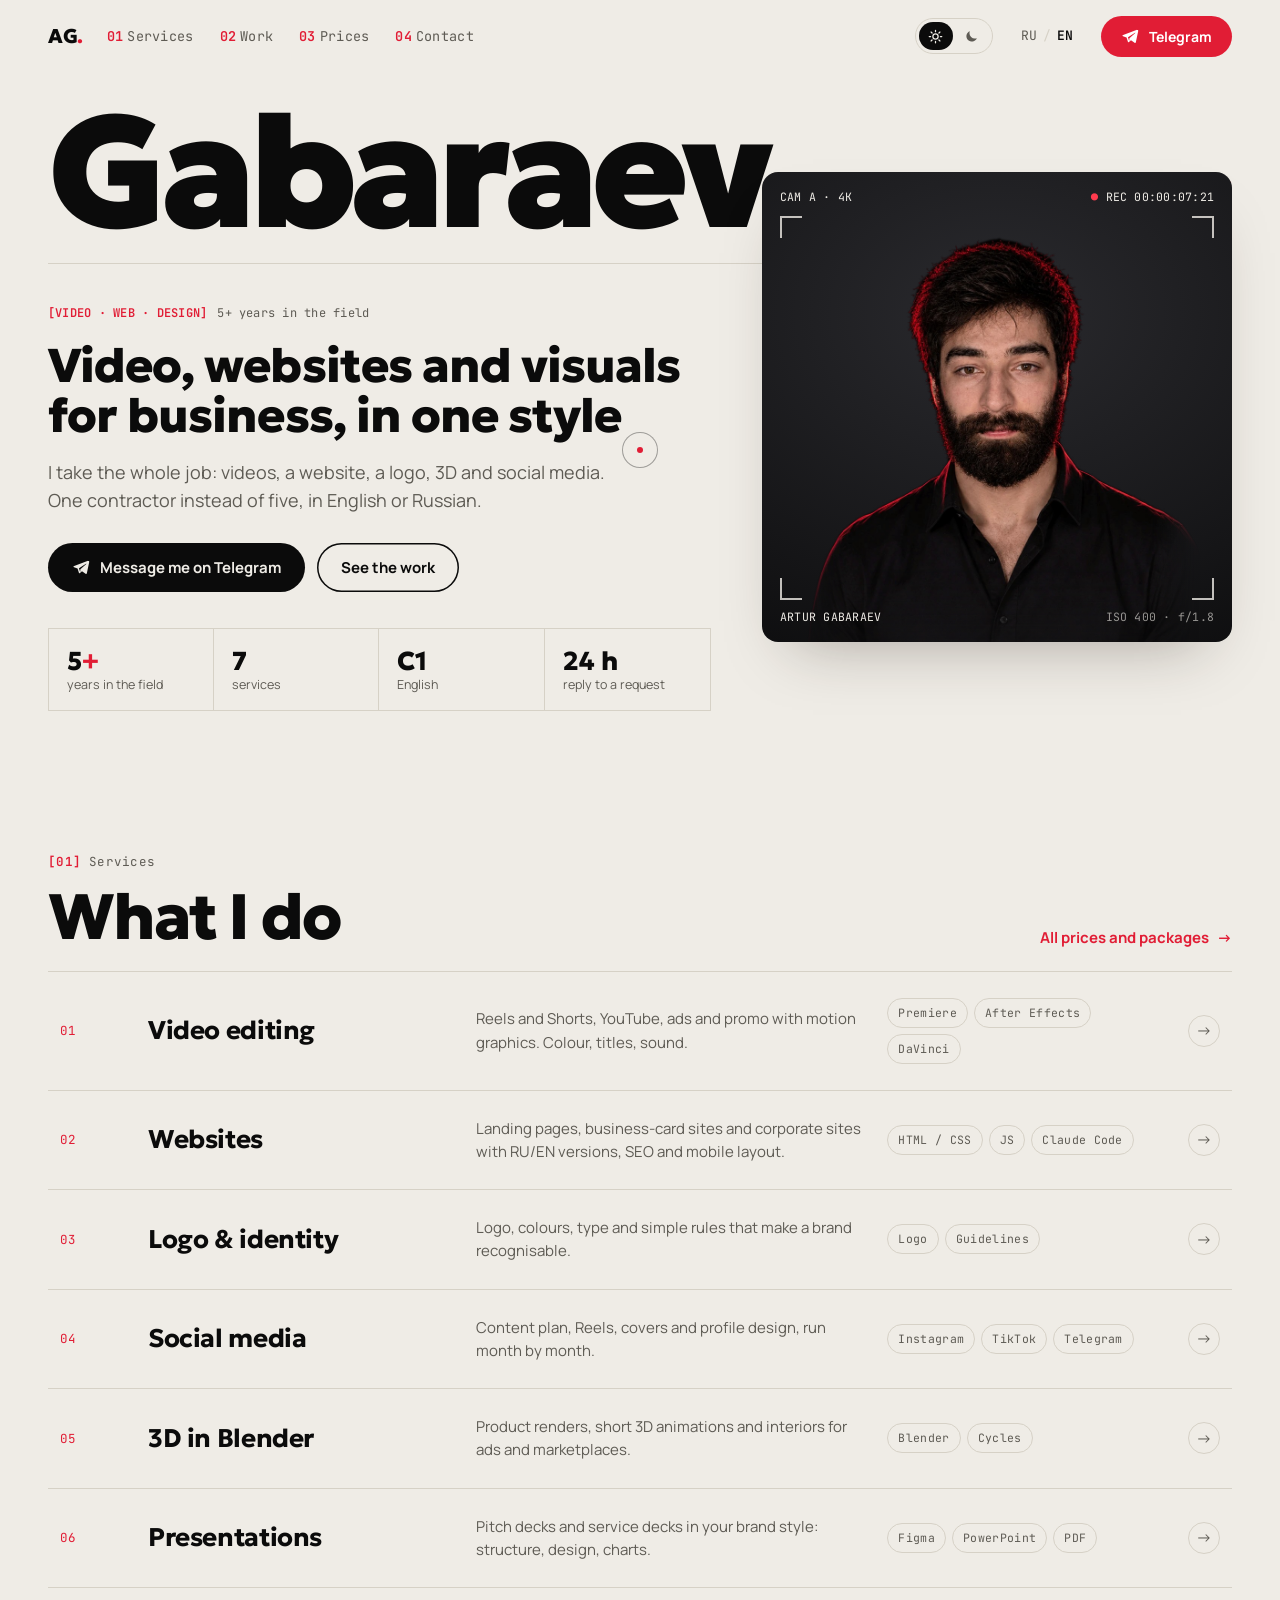
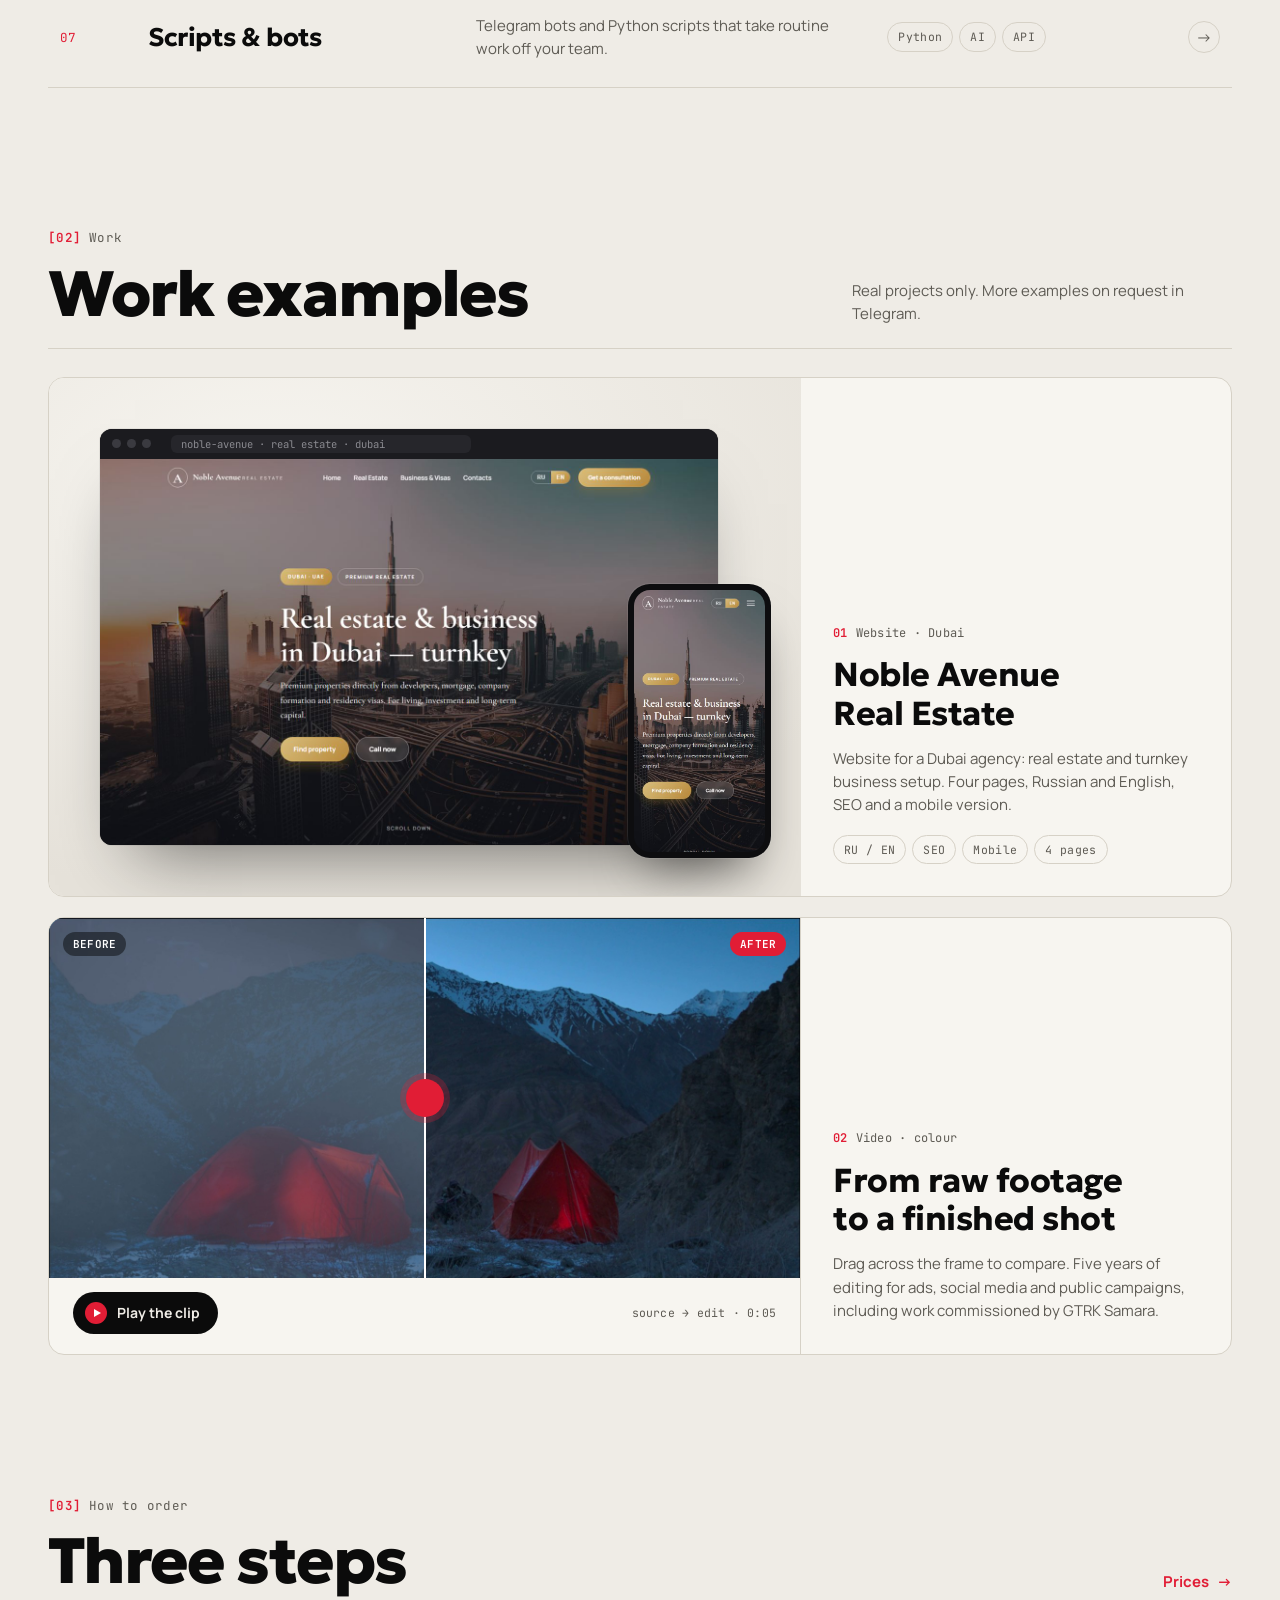
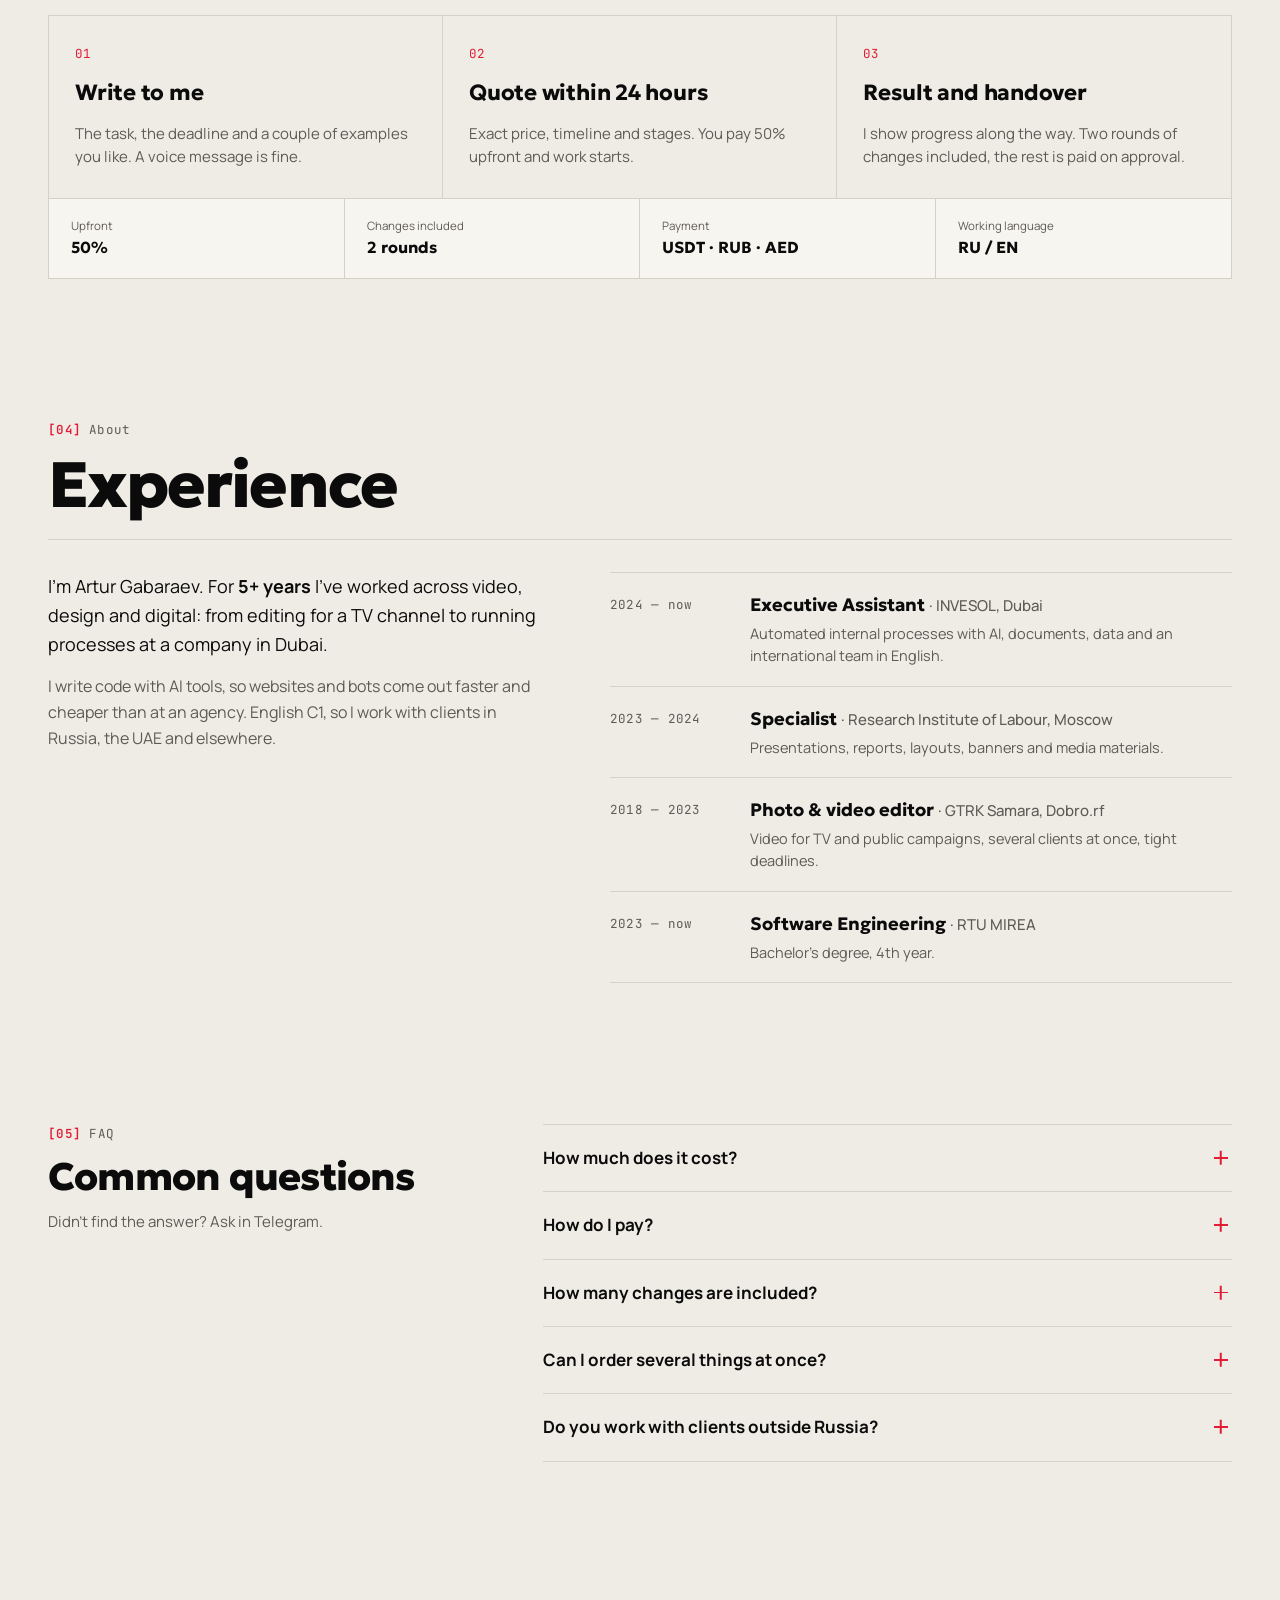
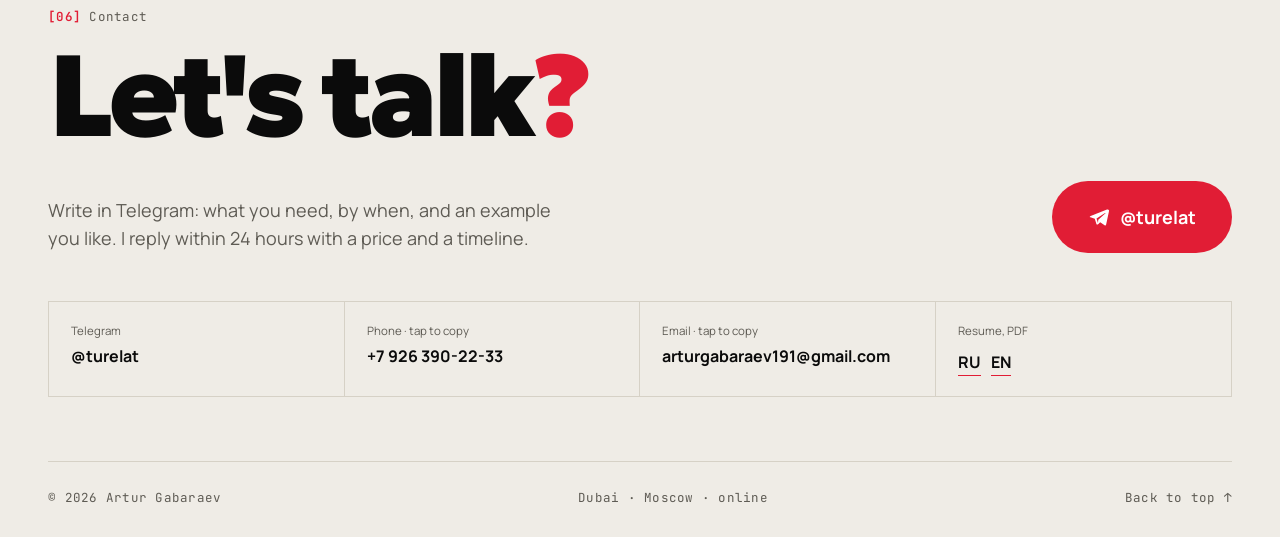
<file: index.html>
<!doctype html>
<html lang="ru">
<head>
<meta charset="utf-8">
<meta name="viewport" content="width=device-width, initial-scale=1, viewport-fit=cover">
<title>Артур Габараев</title>
<meta name="description" content="Артур Габараев — видеомонтаж, сайты, айдентика, 3D, презентации и соцсети для бизнеса. Дубай · Москва · онлайн.">
<meta property="og:type" content="website">
<meta property="og:title" content="Артур Габараев — монтаж, сайты и визуал для бизнеса">
<meta property="og:description" content="Ролики, сайты, логотипы, 3D и соцсети в одном стиле. Дубай · Москва · онлайн. RU / EN.">
<meta property="og:image" content="https://turelat.github.io/assets/og.jpg">
<meta property="og:image:width" content="1200">
<meta property="og:image:height" content="630">
<meta name="twitter:card" content="summary_large_image">
<meta name="twitter:image" content="https://turelat.github.io/assets/og.jpg">
<link rel="preconnect" href="https://fonts.googleapis.com">
<link rel="preconnect" href="https://fonts.gstatic.com" crossorigin>
<link rel="stylesheet" href="https://fonts.googleapis.com/css2?family=Geologica:wght@300..900&family=JetBrains+Mono:wght@400;600&family=Manrope:wght@400..800&display=swap">
<link rel="stylesheet" href="assets/ag.css?v=5">
</head>
<body>
<script>try { var t = localStorage.getItem('ag-theme'); if (t === 'dark' || t === 'light') document.documentElement.dataset.theme = t; } catch (e) {} document.documentElement.dataset.titleRu = 'Артур Габараев'; document.documentElement.dataset.titleEn = 'Artur Gabaraev';</script>
<style>
/* ---------- hero ---------- */
.hero { padding-top: calc(104px + env(safe-area-inset-top, 0px)); }
.namebar { display: flex; align-items: flex-end; justify-content: space-between; gap: 24px; padding-bottom: 22px; border-bottom: 1px solid var(--line); }
.name { overflow: hidden; padding-bottom: .04em; }
.name h1 { font: 900 clamp(64px, 12.4vw, 184px)/.86 Geologica, sans-serif; letter-spacing: -.045em; }
.name h1 i { color: var(--red); font-style: normal; }
.name > * { display: block; animation: rise 1.1s var(--ease) both .1s; }
@keyframes rise { from { transform: translateY(105%); } }
.meta { text-align: right; font-size: 12px; color: var(--mut); line-height: 1.9; white-space: nowrap; }
.meta b { color: var(--fg); font-weight: 600; }
.live { color: var(--red); }
.live i { display: inline-block; width: 7px; height: 7px; border-radius: 50%; background: var(--red); margin-right: 6px; vertical-align: 1px; animation: blink 1.6s steps(1) infinite; }
@keyframes blink { 50% { opacity: .2; } }

.main { display: grid; grid-template-columns: minmax(0, 1fr) minmax(300px, 470px); gap: clamp(32px, 4vw, 56px); margin-top: 40px; align-items: start; }
.lab { font-size: 12px; color: var(--mut); }
.lab b { color: var(--red); font-weight: 600; margin-right: 10px; }
.lead { margin-top: 18px; font: 800 clamp(32px, 3.7vw, 54px)/1.06 Geologica, sans-serif; letter-spacing: -.02em; max-width: 760px; }
.sub { margin-top: 18px; max-width: 580px; font-size: 18px; line-height: 1.55; color: var(--mut); }
.ctas { margin-top: 28px; display: flex; gap: 12px; flex-wrap: wrap; }
.stats { margin-top: 36px; display: grid; grid-template-columns: repeat(4, 1fr); border: 1px solid var(--line); max-width: 760px; }
.stats div { padding: 16px 18px; border-right: 1px solid var(--line); min-width: 0; }
.stats div:last-child { border-right: 0; }
.stats b { display: block; font: 800 26px Geologica, sans-serif; }
.stats b i { color: var(--red); font-style: normal; }
.stats small { color: var(--mut); font-size: 12.5px; line-height: 1.35; display: block; }

.viewer { position: relative; aspect-ratio: 1 / 1; margin-top: -132px; border-radius: 16px; overflow: hidden; background: radial-gradient(120% 90% at 50% 30%, #2a2a2e, #0b0b0c); box-shadow: var(--shadow); isolation: isolate; }
:root[data-theme="dark"] .viewer { box-shadow: 0 0 0 1px #34343a, var(--shadow); }
@media (prefers-color-scheme: dark) { :root:not([data-theme="light"]) .viewer { box-shadow: 0 0 0 1px #34343a, var(--shadow); } }
.viewer .photo { position: absolute; inset: 30px 30px 0; background: url(assets/portrait-cut.png) center 10% / cover no-repeat; transition: transform .2s linear; }
.viewer .grid3 { position: absolute; inset: 0; pointer-events: none; background:
  linear-gradient(90deg, transparent calc(33.33% - .5px), rgba(239,236,230,.09) calc(33.33% - .5px), rgba(239,236,230,.09) calc(33.33% + .5px), transparent calc(33.33% + .5px), transparent calc(66.66% - .5px), rgba(239,236,230,.09) calc(66.66% - .5px), rgba(239,236,230,.09) calc(66.66% + .5px), transparent calc(66.66% + .5px)),
  linear-gradient(transparent calc(33.33% - .5px), rgba(239,236,230,.09) calc(33.33% - .5px), rgba(239,236,230,.09) calc(33.33% + .5px), transparent calc(33.33% + .5px), transparent calc(66.66% - .5px), rgba(239,236,230,.09) calc(66.66% - .5px), rgba(239,236,230,.09) calc(66.66% + .5px), transparent calc(66.66% + .5px)); opacity: 0; transition: opacity .5s; }
.viewer:hover .grid3 { opacity: 1; }
.viewer .tc { position: absolute; left: 18px; right: 18px; top: 16px; display: flex; justify-content: space-between; color: #EFECE6; font-size: 11.5px; }
.viewer .tc b { color: #ff3b4e; font-weight: 400; animation: blink 1.2s steps(1) infinite; }
.viewer .cap { position: absolute; left: 18px; right: 18px; bottom: 16px; display: flex; justify-content: space-between; color: #EFECE6; font-size: 11.5px; }
.viewer .cap span:last-child { opacity: .6; }
.corner { position: absolute; width: 22px; height: 22px; border: 2px solid rgba(239,236,230,.8); transition: inset .6s var(--ease), width .6s var(--ease), height .6s var(--ease); }
.c1 { left: 18px; top: 44px; border-right: 0; border-bottom: 0; }
.c2 { right: 18px; top: 44px; border-left: 0; border-bottom: 0; }
.c3 { left: 18px; bottom: 42px; border-right: 0; border-top: 0; }
.c4 { right: 18px; bottom: 42px; border-left: 0; border-top: 0; }
.viewer:hover .c1 { left: 28%; top: 16%; } .viewer:hover .c2 { right: 28%; top: 16%; }
.viewer:hover .c3 { left: 28%; bottom: 48%; } .viewer:hover .c4 { right: 28%; bottom: 48%; }
.viewer:hover .corner { border-color: #ff3b4e; }

@media (max-width: 1100px) { .viewer { margin-top: 0; } }
@media (max-width: 860px) {
  .main { grid-template-columns: 1fr; }
  .viewer { order: -1; aspect-ratio: 4 / 5; max-height: 72vh; width: 100%; }
  .meta { display: none; }
}
@media (max-width: 560px) {
  .stats { grid-template-columns: 1fr 1fr; }
  .stats div:nth-child(2) { border-right: 0; }
  .stats div:nth-child(-n+2) { border-bottom: 1px solid var(--line); }
  .ctas .pill { flex: 1 1 100%; }
  .sub { font-size: 16.5px; }
}

/* ---------- services ---------- */
.svc-list { border-bottom: 1px solid var(--line); }
.svc { display: grid; grid-template-columns: 64px minmax(0, 1.1fr) minmax(0, 1.4fr) minmax(0, 1fr) 32px; gap: 24px; align-items: center; padding: 26px 12px; border-top: 1px solid var(--line); position: relative; transition: background-color .35s, padding .45s var(--ease); }
.svc:first-child { border-top: 0; }
.svc:hover, .svc.open { background: var(--cell); }
.svc .n { font-size: 12.5px; color: var(--red); }
.svc h3 { font-weight: 700; font-size: clamp(21px, 2vw, 28px); letter-spacing: -.015em; line-height: 1.15; }
.svc p { color: var(--mut); font-size: 15px; }
.svc .tools { display: flex; flex-wrap: wrap; gap: 6px; }
.svc .tools span { font-size: 11.5px; padding: 5px 10px; border-radius: 99px; border: 1px solid var(--line); color: var(--mut); }
.svc .arr { width: 32px; height: 32px; border-radius: 50%; display: grid; place-items: center; border: 1px solid var(--line); color: var(--mut); transition: transform .4s var(--ease), background-color .3s, color .3s, border-color .3s; }
.svc:hover .arr { transform: rotate(-45deg); background: var(--red); color: var(--on-red); border-color: var(--red); }
@media (max-width: 960px) {
  .svc { grid-template-columns: 40px minmax(0, 1fr) 32px; gap: 8px 14px; padding: 22px 4px; }
  .svc p, .svc .tools { grid-column: 2 / 3; }
  .svc .arr { grid-row: 1; grid-column: 3; }
}
.preview { position: fixed; left: 0; top: 0; z-index: 30; width: 300px; border-radius: 14px; overflow: hidden; background: #121214; box-shadow: 0 30px 60px -20px rgba(0,0,0,.55); pointer-events: none; opacity: 0; transition: opacity .3s; }
.preview.on { opacity: 1; }
.preview canvas { display: block; width: 300px; height: 200px; }
.preview .cap { display: flex; justify-content: space-between; padding: 10px 14px; font: 600 11px 'JetBrains Mono', monospace; color: #9A978F; border-top: 1px solid #222226; }
.preview .cap b { color: #ff3b4e; font-weight: 600; }
.preview.inline { position: relative; width: 100%; max-width: 420px; transform: none !important; grid-column: 1 / -1; margin-top: 8px; }
.preview.inline canvas { width: 100%; height: auto; aspect-ratio: 3 / 2; }

/* ---------- works ---------- */
.works { display: grid; grid-template-columns: repeat(12, minmax(0, 1fr)); gap: 20px; margin-top: 28px; }
.card { border: 1px solid var(--line); border-radius: 16px; background: var(--cell); overflow: hidden; display: flex; flex-direction: column; min-width: 0; }
.card .txt { padding: 22px 24px 24px; display: flex; flex-direction: column; gap: 10px; }
.card .k { font-size: 12px; color: var(--mut); }
.card .k b { color: var(--red); font-weight: 600; margin-right: 8px; }
.card h3 { font-weight: 700; font-size: 24px; letter-spacing: -.015em; line-height: 1.15; }
.card p { color: var(--mut); font-size: 15px; }
.chips { display: flex; flex-wrap: wrap; gap: 6px; margin-top: 4px; }
.chips span { font-size: 11.5px; padding: 5px 10px; border-radius: 99px; border: 1px solid var(--line); color: var(--mut); }
.w-noble { grid-column: span 12; display: grid; grid-template-columns: minmax(0, 1.75fr) minmax(0, 1fr); }
.w-noble .txt { justify-content: flex-end; padding: 32px; gap: 14px; }
.w-noble h3 { font-size: clamp(26px, 2.6vw, 36px); }
/* a laptop-style window with the phone version standing in front of it, both shown whole */
.stage { position: relative; display: flex; align-items: center; background: radial-gradient(90% 80% at 30% 20%, var(--cell), var(--cell2)); padding: clamp(24px, 4vw, 52px) clamp(56px, 11%, 130px) clamp(24px, 4vw, 52px) clamp(20px, 4vw, 52px); overflow: hidden; }
.browser { width: 100%; border-radius: 12px; overflow: hidden; background: #0d0d0f; box-shadow: 0 0 0 1px rgba(0,0,0,.06), 0 40px 70px -35px rgba(0,0,0,.55); transition: transform .9s var(--ease); }
.browser .bar { height: 30px; display: flex; align-items: center; gap: 6px; padding: 0 12px; background: #1b1b1f; }
.browser .bar i { width: 9px; height: 9px; border-radius: 50%; background: #3a3a40; }
.browser .bar span { margin-left: 14px; flex: 1; max-width: 300px; height: 18px; border-radius: 6px; background: #26262b; font: 10.5px/18px 'JetBrains Mono', monospace; color: #8a8a90; padding: 0 10px; overflow: hidden; white-space: nowrap; }
.shots { position: relative; aspect-ratio: 16 / 10; }
.shots img { position: absolute; inset: 0; width: 100%; height: 100%; object-fit: cover; object-position: top; transition: opacity 1s var(--ease); }
.shots img + img { opacity: 0; }
.shots.alt img + img { opacity: 1; }
.phone { position: absolute; right: clamp(14px, 4%, 48px); bottom: clamp(14px, 3vw, 40px); width: clamp(74px, 19%, 190px); border-radius: 22px; padding: 6px; background: #0d0d0f; box-shadow: 0 0 0 1px rgba(255,255,255,.08), 0 30px 50px -20px rgba(0,0,0,.6); transition: transform .9s var(--ease); }
.phone img { border-radius: 16px; aspect-ratio: 430 / 860; object-fit: cover; object-position: top; width: 100%; }
.w-noble:hover .phone { transform: translateY(-10px); }
.w-noble:hover .browser { transform: translateY(-4px); }
@media (max-width: 560px) { .phone { border-radius: 14px; padding: 4px; } .phone img { border-radius: 10px; } .browser { border-radius: 8px; } .browser .bar { height: 20px; } .browser .bar i { width: 6px; height: 6px; } .browser .bar span { display: none; } }
.w-video { grid-column: span 12; display: grid; grid-template-columns: minmax(0, 1.75fr) minmax(0, 1fr); }
.w-video .vid { padding-bottom: 20px; border-right: 1px solid var(--line); }
.w-video .txt { justify-content: flex-end; padding: 32px; gap: 14px; }
.w-video h3 { font-size: clamp(26px, 2.6vw, 36px); }
.w-side { grid-column: span 5; display: grid; gap: 20px; grid-template-rows: auto 1fr; }
.deck { aspect-ratio: 16 / 9; overflow: hidden; background: #050505; }
.deck img { width: 100%; height: 100%; object-fit: cover; transition: transform 1.2s var(--ease); }
.w-deck:hover .deck img { transform: scale(1.04); }
.w-this .txt { height: 100%; justify-content: space-between; }
.w-this .swatch { display: flex; gap: 8px; margin-top: 10px; }
.w-this .swatch i { width: 34px; height: 34px; border-radius: 50%; border: 1px solid var(--line); }
@media (max-width: 960px) {
  .w-noble { grid-template-columns: 1fr; }
  .w-video { grid-template-columns: 1fr; }
  .w-video .vid { border-right: 0; }
  .w-video .txt { padding: 22px 24px 24px; }
  .stage { padding: 22px 64px 22px 18px; }
}

/* before / after */
.ba { position: relative; aspect-ratio: 1920 / 919; overflow: hidden; --pos: 50%; background: #000; touch-action: pan-y; }
.ba img { position: absolute; left: 0; width: 100%; top: -17.08%; height: 134.28%; object-fit: cover; user-select: none; -webkit-user-drag: none; }
.ba .before { clip-path: inset(0 calc(100% - var(--pos)) 0 0); }
.ba .bar { position: absolute; top: 0; bottom: 0; left: var(--pos); width: 2px; margin-left: -1px; background: #fff; pointer-events: none; }
.ba .bar::after { content: ''; position: absolute; top: 50%; left: 50%; width: 38px; height: 38px; margin: -19px 0 0 -19px; border-radius: 50%; background: var(--red); box-shadow: 0 0 0 6px rgba(225,29,53,.25); }
.ba .lbl { position: absolute; top: 14px; font: 600 11px 'JetBrains Mono', monospace; color: #fff; padding: 5px 10px; border-radius: 99px; background: rgba(0,0,0,.45); pointer-events: none; }
.ba .lbl.l { left: 14px; } .ba .lbl.r { right: 14px; background: var(--red); }
.ba input { position: absolute; inset: 0; width: 100%; height: 100%; opacity: 0; margin: 0; cursor: ew-resize; }
.ba video { position: absolute; inset: 0; width: 100%; height: 100%; object-fit: contain; background: #000; }
.ba.playing { aspect-ratio: 1920 / 1234; }
.ba-bar { display: flex; align-items: center; justify-content: space-between; gap: 12px; padding: 14px 24px 0; }
.play { white-space: nowrap; flex: none; display: inline-flex; align-items: center; gap: 10px; font-weight: 700; font-size: 14px; padding: 10px 18px 10px 12px; border-radius: 99px; background: var(--fg); color: var(--bg); }
.play i { width: 22px; height: 22px; border-radius: 50%; background: var(--red); display: grid; place-items: center; }
.play i::before { content: ''; border-left: 7px solid #fff; border-top: 4.5px solid transparent; border-bottom: 4.5px solid transparent; margin-left: 2px; }
.play.on i::before { border: 0; width: 7px; height: 8px; margin: 0; background: linear-gradient(90deg, #fff 2.5px, transparent 2.5px 4.5px, #fff 4.5px); }
.ba-bar small { font-size: 11.5px; color: var(--mut); }

/* ---------- how to order ---------- */
.steps { display: grid; grid-template-columns: repeat(3, minmax(0, 1fr)); border: 1px solid var(--line); border-top: 0; }
.step { padding: 28px 26px 30px; border-right: 1px solid var(--line); display: flex; flex-direction: column; gap: 12px; }
.step:last-child { border-right: 0; }
.step .n { font-size: 12.5px; color: var(--red); }
.step h3 { font-size: 22px; font-weight: 700; letter-spacing: -.01em; }
.step p { color: var(--mut); font-size: 15px; }
.terms { display: grid; grid-template-columns: repeat(4, minmax(0, 1fr)); border: 1px solid var(--line); border-top: 0; background: var(--cell); }
.terms div { padding: 18px 22px; border-right: 1px solid var(--line); min-width: 0; }
.terms div:last-child { border-right: 0; }
.terms small { display: block; font-size: 11.5px; color: var(--mut); }
.terms b { font: 700 16px Geologica, sans-serif; }
@media (max-width: 860px) {
  .steps { grid-template-columns: 1fr; }
  .step { border-right: 0; border-bottom: 1px solid var(--line); }
  .step:last-child { border-bottom: 0; }
  .terms { grid-template-columns: 1fr 1fr; }
  .terms div:nth-child(2) { border-right: 0; }
  .terms div:nth-child(-n+2) { border-bottom: 1px solid var(--line); }
}

/* ---------- about ---------- */
.about { display: grid; grid-template-columns: minmax(0, 1fr) minmax(0, 1.25fr); gap: clamp(32px, 5vw, 80px); margin-top: 32px; }
.about .bio p { font-size: 18px; line-height: 1.6; max-width: 560px; }
.about .bio p + p { margin-top: 16px; color: var(--mut); font-size: 16px; }
.about .bio strong { font-weight: 700; }
.jobs li { display: grid; grid-template-columns: 120px minmax(0, 1fr); gap: 4px 20px; padding: 18px 0; border-top: 1px solid var(--line); }
.jobs li:last-child { border-bottom: 1px solid var(--line); }
.jobs .yr { font-size: 12.5px; color: var(--mut); padding-top: 4px; }
.jobs h3 { font-size: 18px; font-weight: 700; }
.jobs h3 span { color: var(--mut); font-weight: 500; font-family: Manrope, sans-serif; font-size: 15px; }
.jobs p { grid-column: 2; color: var(--mut); font-size: 14.5px; }
@media (max-width: 860px) { .about { grid-template-columns: 1fr; } .jobs li { grid-template-columns: 1fr; } .jobs p { grid-column: 1; } }

/* ---------- faq ---------- */
.faq { display: grid; grid-template-columns: minmax(0, 1fr) minmax(0, 1.6fr); gap: clamp(24px, 5vw, 80px); }
.faq h2 { font-weight: 800; font-size: clamp(28px, 3vw, 40px); letter-spacing: -.02em; line-height: 1.05; }
.faq h2 + p { margin-top: 12px; color: var(--mut); font-size: 15px; max-width: 320px; }
.faq details { border-top: 1px solid var(--line); }
.faq details:last-child { border-bottom: 1px solid var(--line); }
.faq summary { list-style: none; display: flex; justify-content: space-between; gap: 16px; padding: 20px 0; font-weight: 700; font-size: 17px; cursor: pointer; }
.faq summary::-webkit-details-marker { display: none; }
.faq summary i { flex: none; width: 22px; height: 22px; position: relative; margin-top: 2px; }
.faq summary i::before, .faq summary i::after { content: ''; position: absolute; left: 4px; right: 4px; top: 10px; height: 1.5px; background: var(--red); transition: transform .4s var(--ease); }
.faq summary i::after { transform: rotate(90deg); }
.faq details[open] summary i::after { transform: rotate(0); }
.faq details p { padding: 0 40px 22px 0; color: var(--mut); font-size: 15.5px; max-width: 680px; }
.faq details p a { color: var(--fg); border-bottom: 1px solid var(--red); }
@media (max-width: 860px) { .faq { grid-template-columns: 1fr; } }

/* ---------- contact ---------- */
.contact .big { font: 900 clamp(48px, 9vw, 140px)/.9 Geologica, sans-serif; letter-spacing: -.045em; margin-top: 18px; }
.contact .big i { color: var(--red); font-style: normal; }
.contact .row { display: grid; grid-template-columns: minmax(0, 1.2fr) minmax(0, 1fr); gap: 40px; align-items: end; margin-top: 32px; }
.contact .row p { font-size: 18px; color: var(--mut); max-width: 520px; }
.contact .tgbig { justify-self: end; padding: 24px 36px; font-size: 18px; }
.contact .tgbig svg { width: 22px; height: 22px; }
.cgrid { display: grid; grid-template-columns: repeat(4, minmax(0, 1fr)); border: 1px solid var(--line); margin-top: 48px; }
.cgrid > * { padding: 20px 22px; border-right: 1px solid var(--line); text-align: left; min-width: 0; display: flex; flex-direction: column; gap: 4px; transition: background-color .3s; }
.cgrid > *:last-child { border-right: 0; }
.cgrid > *:hover { background: var(--cell); }
.cgrid small { font-size: 11.5px; color: var(--mut); }
.cgrid b { font-weight: 700; font-size: 16px; overflow-wrap: anywhere; }
.cgrid .cv { flex-direction: row; gap: 10px; align-items: center; flex-wrap: wrap; }
.cgrid .cv small { width: 100%; }
.cgrid .cv a { font-weight: 700; border-bottom: 1px solid var(--red); }
@media (max-width: 860px) {
  .contact .row { grid-template-columns: 1fr; }
  .contact .tgbig { justify-self: stretch; }
  .cgrid { grid-template-columns: 1fr 1fr; }
  .cgrid > *:nth-child(2) { border-right: 0; }
  .cgrid > *:nth-child(-n+2) { border-bottom: 1px solid var(--line); }
}
@media (max-width: 480px) { .cgrid { grid-template-columns: 1fr; } .cgrid > * { border-right: 0 !important; border-bottom: 1px solid var(--line); } .cgrid > *:last-child { border-bottom: 0; } }
</style>

<header class="nav">
  <div class="wrap">
    <a class="logo" href="#top" aria-label="Наверх" data-en-label="Back to top">AG<i>.</i></a>
    <nav class="links mono" aria-label="Разделы" data-en-label="Sections">
      <a href="#services"><b>01</b><span data-scramble data-en="Services">Услуги</span></a>
      <a href="#works"><b>02</b><span data-scramble data-en="Work">Работы</span></a>
      <a href="price.html" data-page="price.html"><b>03</b><span data-scramble data-en="Prices">Цены</span></a>
      <a href="#contact"><b>04</b><span data-scramble data-en="Contact">Контакты</span></a>
    </nav>
    <span class="sp"></span>
    <div class="theme" role="group" aria-label="Тема" data-en-label="Theme">
      <button type="button" data-theme-set="light" aria-label="Светлая тема" data-en-label="Light theme"><svg viewBox="0 0 24 24" fill="none" stroke="currentColor" stroke-width="2" stroke-linecap="round"><circle cx="12" cy="12" r="4.2"/><path d="M12 2v2.2M12 19.8V22M4.9 4.9l1.6 1.6M17.5 17.5l1.6 1.6M2 12h2.2M19.8 12H22M4.9 19.1l1.6-1.6M17.5 6.5l1.6-1.6"/></svg></button>
      <button type="button" data-theme-set="dark" aria-label="Тёмная тема" data-en-label="Dark theme"><svg viewBox="0 0 24 24" fill="currentColor"><path d="M20.5 14.6A8.6 8.6 0 0 1 9.4 3.5a8.6 8.6 0 1 0 11.1 11.1Z"/></svg></button>
    </div>
    <div class="lang mono"><button type="button" data-lang-set="ru">RU</button><span>/</span><button type="button" data-lang-set="en">EN</button></div>
    <a class="pill tg magnetic" href="https://t.me/turelat" data-tg target="_blank" rel="noopener" data-mag=".5"><svg viewBox="0 0 24 24" fill="currentColor"><path d="M21.4 3.6 2.9 10.8c-1.3.5-1.2 1.3-.2 1.6l4.7 1.5 1.8 5.6c.2.6.4.8.9.8.4 0 .6-.2.9-.5l2.3-2.2 4.8 3.5c.9.5 1.5.2 1.7-.8l3.1-14.7c.3-1.3-.5-1.9-1.5-1.5ZM9.3 13.6l9.3-5.9c.4-.3.8-.1.5.2l-7.9 7.2-.3 3.4-1.6-4.9Z"/></svg>Telegram</a>
    <button class="burger" id="burger" type="button" aria-expanded="false" aria-controls="mmenu" aria-label="Меню" data-en-label="Menu"><span></span><span></span></button>
  </div>
</header>

<div class="mmenu" id="mmenu" hidden>
  <a class="big" href="#services"><b>01</b><span data-en="Services">Услуги</span></a>
  <a class="big" href="#works"><b>02</b><span data-en="Work">Работы</span></a>
  <a class="big" href="price.html" data-page="price.html"><b>03</b><span data-en="Prices">Цены</span></a>
  <a class="big" href="#contact"><b>04</b><span data-en="Contact">Контакты</span></a>
  <div class="row">
    <a class="pill tg" href="https://t.me/turelat" data-tg target="_blank" rel="noopener">Telegram</a>
    <div class="lang mono"><button type="button" data-lang-set="ru">RU</button><span>/</span><button type="button" data-lang-set="en">EN</button></div>
  </div>
</div>

<main id="top">
  <section class="hero wrap">
    <div class="namebar">
      <div class="name"><h1 data-en="Gabaraev<i>.</i>">Габараев<i>.</i></h1></div>
      <div class="meta mono"><span class="live"><i></i><span data-en="available for projects">свободен для проектов</span></span><br><b data-en="Artur Gabaraev">Артур Александрович</b><br><span data-en="Dubai · Moscow · online">Дубай · Москва · онлайн</span></div>
    </div>
    <div class="main">
      <div>
        <p class="lab mono rv" style="--d:1"><b data-en="[VIDEO · WEB · DESIGN]">[ВИДЕО · САЙТЫ · ДИЗАЙН]</b><span data-en="5+ years in the field">5+ лет в профессии</span></p>
        <h2 class="lead rv" style="--d:2" data-en="Video, websites and visuals for business, in&nbsp;one&nbsp;style">Монтаж, сайты и визуал для&nbsp;бизнеса&nbsp;— в&nbsp;одном стиле</h2>
        <p class="sub rv" style="--d:3" data-en="I take the whole job: videos, a website, a logo, 3D and social media. One contractor instead of five, in English or Russian.">Беру задачу целиком: ролики, сайт, логотип, 3D и соцсети. Один подрядчик вместо пяти — на русском или английском.</p>
        <div class="ctas rv" style="--d:4">
          <a class="pill p1 magnetic" href="https://t.me/turelat" data-tg target="_blank" rel="noopener" data-mag=".6"><svg viewBox="0 0 24 24" fill="currentColor"><path d="M21.4 3.6 2.9 10.8c-1.3.5-1.2 1.3-.2 1.6l4.7 1.5 1.8 5.6c.2.6.4.8.9.8.4 0 .6-.2.9-.5l2.3-2.2 4.8 3.5c.9.5 1.5.2 1.7-.8l3.1-14.7c.3-1.3-.5-1.9-1.5-1.5ZM9.3 13.6l9.3-5.9c.4-.3.8-.1.5.2l-7.9 7.2-.3 3.4-1.6-4.9Z"/></svg><span data-en="Message me on Telegram">Написать в Telegram</span></a>
          <a class="pill p2 magnetic" href="#works" data-mag=".6" data-en="See the work">Смотреть работы</a>
        </div>
        <div class="stats rv" style="--d:5">
          <div><b>5<i>+</i></b><small data-en="years in the field">лет в профессии</small></div>
          <div><b>7</b><small data-en="services">направлений</small></div>
          <div><b>C1</b><small data-en="English">английский</small></div>
          <div><b data-en="24 h">24 ч</b><small data-en="reply to a request">ответ на заявку</small></div>
        </div>
      </div>
      <figure class="viewer rv" style="--d:2" id="viewer" aria-label="Фото: Артур Габараев" data-en-label="Photo: Artur Gabaraev">
        <div class="photo" id="photo"></div>
        <div class="grid3"></div>
        <div class="tc mono"><span>CAM A · 4K</span><span><b>●</b> REC <span id="tcode">00:00:00:00</span></span></div>
        <div class="cap mono"><span>ARTUR GABARAEV</span><span>ISO 400 · f/1.8</span></div>
        <i class="corner c1"></i><i class="corner c2"></i><i class="corner c3"></i><i class="corner c4"></i>
      </figure>
    </div>
  </section>

  <section class="sec wrap" id="services">
    <div class="sec-hd">
      <div><span class="tag mono"><b>[01]</b><span data-en="Services">Услуги</span></span><h2 class="rv" data-en="What I do">Чем помогу</h2></div>
      <a class="more" href="price.html" data-page="price.html"><span data-en="All prices and packages">Все цены и пакеты</span><span>→</span></a>
    </div>
    <div class="svc-list" id="svc-list">
      <article class="svc rv" data-scene="3"><span class="n mono">01</span><h3 data-en="Video editing">Видеомонтаж</h3><p data-en="Reels and Shorts, YouTube, ads and promo with motion graphics. Colour, titles, sound.">Reels и Shorts, YouTube, реклама и промо с моушеном. Цвет, титры, звук.</p><div class="tools mono"><span>Premiere</span><span>After Effects</span><span>DaVinci</span></div><span class="arr" aria-hidden="true">→</span></article>
      <article class="svc rv" data-scene="0"><span class="n mono">02</span><h3 data-en="Websites">Сайты</h3><p data-en="Landing pages, business-card sites and corporate sites with RU/EN versions, SEO and mobile layout.">Лендинги, визитки и корпоративные сайты: RU/EN, SEO, адаптив под телефон.</p><div class="tools mono"><span>HTML / CSS</span><span>JS</span><span>Claude Code</span></div><span class="arr" aria-hidden="true">→</span></article>
      <article class="svc rv" data-scene="4"><span class="n mono">03</span><h3 data-en="Logo &amp; identity">Логотип и айдентика</h3><p data-en="Logo, colours, type and simple rules that make a brand recognisable.">Логотип, цвета, шрифты и простые правила, по которым бренд узнают.</p><div class="tools mono"><span data-en="Logo">Логотип</span><span data-en="Guidelines">Гайдлайн</span></div><span class="arr" aria-hidden="true">→</span></article>
      <article class="svc rv" data-scene="6"><span class="n mono">04</span><h3 data-en="Social media">Соцсети</h3><p data-en="Content plan, Reels, covers and profile design, run month by month.">Контент-план, Reels, обложки и оформление профиля — ведение помесячно.</p><div class="tools mono"><span>Instagram</span><span>TikTok</span><span>Telegram</span></div><span class="arr" aria-hidden="true">→</span></article>
      <article class="svc rv" data-scene="2"><span class="n mono">05</span><h3 data-en="3D in Blender">3D в Blender</h3><p data-en="Product renders, short 3D animations and interiors for ads and marketplaces.">Предметные рендеры, короткая 3D-анимация и интерьеры для рекламы и маркетплейсов.</p><div class="tools mono"><span>Blender</span><span>Cycles</span></div><span class="arr" aria-hidden="true">→</span></article>
      <article class="svc rv" data-scene="5"><span class="n mono">06</span><h3 data-en="Presentations">Презентации</h3><p data-en="Pitch decks and service decks in your brand style: structure, design, charts.">Питч-деки и презентации услуг в фирменном стиле: структура, дизайн, инфографика.</p><div class="tools mono"><span>Figma</span><span>PowerPoint</span><span>PDF</span></div><span class="arr" aria-hidden="true">→</span></article>
      <article class="svc rv" data-scene="1"><span class="n mono">07</span><h3 data-en="Scripts &amp; bots">Скрипты и боты</h3><p data-en="Telegram bots and Python scripts that take routine work off your team.">Telegram-боты и скрипты на Python, которые снимают рутину с команды.</p><div class="tools mono"><span>Python</span><span>AI</span><span>API</span></div><span class="arr" aria-hidden="true">→</span></article>
    </div>
  </section>

  <section class="sec wrap" id="works">
    <div class="sec-hd">
      <div><span class="tag mono"><b>[02]</b><span data-en="Work">Работы</span></span><h2 class="rv" data-en="Work examples">Примеры работ</h2></div>
      <p data-en="Real projects only. More examples on request in Telegram.">Только реальные проекты. Больше примеров пришлю в Telegram по запросу.</p>
    </div>
    <div class="works">
      <article class="card w-noble rv">
        <div class="stage">
          <div class="browser"><div class="bar"><i></i><i></i><i></i><span>noble-avenue · real estate · dubai</span></div>
            <div class="shots" id="shots"><img src="assets/work_noble.jpg?v=2" alt="Главная страница сайта Noble Avenue: Дубай, недвижимость" data-en-alt="Noble Avenue home page: Dubai real estate" loading="lazy"><img src="assets/work_noble_c.jpg?v=2" alt="Страница контактов сайта Noble Avenue с формой заявки" data-en-alt="Noble Avenue contacts page with an enquiry form" loading="lazy"></div></div>
          <div class="phone"><img src="assets/work_noble_m.jpg?v=2" alt="Мобильная версия сайта Noble Avenue" data-en-alt="Noble Avenue mobile version" loading="lazy"></div>
        </div>
        <div class="txt">
          <span class="k mono"><b>01</b><span data-en="Website · Dubai">Сайт · Дубай</span></span>
          <h3>Noble Avenue Real Estate</h3>
          <p data-en="Website for a Dubai agency: real estate and turnkey business setup. Four pages, Russian and English, SEO and a mobile version.">Сайт агентства в Дубае: недвижимость и бизнес под ключ. Четыре страницы, русская и английская версии, SEO и мобильная вёрстка.</p>
          <div class="chips mono"><span>RU / EN</span><span>SEO</span><span data-en="Mobile">Адаптив</span><span data-en="4 pages">4 страницы</span></div>
        </div>
      </article>

      <article class="card w-video rv">
        <div class="vid">
        <div class="ba" id="ba" data-cursor="Тяни" data-cursor-en="Drag">
          <img class="after" src="assets/work_after.jpg" alt="Кадр после обработки: палатки в горах в снегу и тумане" data-en-alt="After: tents in the mountains with snow and fog" loading="lazy">
          <img class="before" src="assets/work_before.jpg" alt="Исходный кадр: палатки в горах" data-en-alt="Before: source shot of tents in the mountains" loading="lazy">
          <span class="lbl l mono" data-en="BEFORE">ДО</span><span class="lbl r mono" data-en="AFTER">ПОСЛЕ</span>
          <div class="bar"></div>
          <input type="range" id="ba-range" min="0" max="100" value="50" aria-label="До и после" data-en-label="Before and after">
          <video id="reel" src="assets/showreel.mp4" preload="none" playsinline controls hidden></video>
        </div>
        <div class="ba-bar">
          <button type="button" class="play magnetic" id="play" data-mag=".4"><i aria-hidden="true"></i><span id="play-txt" data-en="Play the clip">Смотреть ролик</span></button>
          <small class="mono" data-en="source → edit · 0:05">исходник → монтаж · 0:05</small>
        </div>
        </div>
        <div class="txt">
          <span class="k mono"><b>02</b><span data-en="Video · colour">Видео · цвет</span></span>
          <h3 data-en="From raw footage to a finished shot">Из исходника — в готовый кадр</h3>
          <p data-en="Drag across the frame to compare. Five years of editing for ads, social media and public campaigns, including work commissioned by GTRK Samara.">Проведите по кадру, чтобы сравнить. Пять лет монтажа для рекламы, соцсетей и информационных кампаний, в том числе по заказу ГТРК «Самара».</p>
        </div>
      </article>
    </div>
  </section>

  <section class="sec wrap" id="order">
    <div class="sec-hd">
      <div><span class="tag mono"><b>[03]</b><span data-en="How to order">Как заказать</span></span><h2 class="rv" data-en="Three steps">Три шага</h2></div>
      <a class="more" href="price.html" data-page="price.html"><span data-en="Prices">Цены</span><span>→</span></a>
    </div>
    <div class="steps">
      <div class="step rv" style="--d:0"><span class="n mono">01</span><h3 data-en="Write to me">Пишете в Telegram</h3><p data-en="The task, the deadline and a couple of examples you like. A voice message is fine.">Задача, сроки и пара примеров, которые нравятся. Можно голосовым.</p></div>
      <div class="step rv" style="--d:1"><span class="n mono">02</span><h3 data-en="Quote within 24 hours">Оценка за 24 часа</h3><p data-en="Exact price, timeline and stages. You pay 50% upfront and work starts.">Точная цена, срок и этапы. Предоплата 50% — и начинаем.</p></div>
      <div class="step rv" style="--d:2"><span class="n mono">03</span><h3 data-en="Result and handover">Результат и сдача</h3><p data-en="I show progress along the way. Two rounds of changes included, the rest is paid on approval.">Показываю промежуточные версии. Две правки включены, остаток — после приёмки.</p></div>
    </div>
    <div class="terms">
      <div><small data-en="Upfront">Предоплата</small><b>50%</b></div>
      <div><small data-en="Changes included">Правки включены</small><b data-en="2 rounds">2 круга</b></div>
      <div><small data-en="Payment">Оплата</small><b data-en="USDT · RUB · AED">USDT · ₽ · AED</b></div>
      <div><small data-en="Working language">Язык работы</small><b>RU / EN</b></div>
    </div>
  </section>

  <section class="sec wrap" id="about">
    <div class="sec-hd">
      <div><span class="tag mono"><b>[04]</b><span data-en="About">Обо мне</span></span><h2 class="rv" data-en="Experience">Опыт</h2></div>
    </div>
    <div class="about">
      <div class="bio rv">
        <p data-en="I'm Artur Gabaraev. For <strong>5+ years</strong> I've worked across video, design and digital: from editing for a TV channel to running processes at a company in Dubai.">Я Артур Габараев. <strong>5+ лет</strong> работаю в видео, дизайне и digital: от монтажа для телеканала до процессов в компании в Дубае.</p>
        <p data-en="I write code with AI tools, so websites and bots come out faster and cheaper than at an agency. English C1, so I work with clients in Russia, the UAE and elsewhere.">Пишу код с AI-инструментами, поэтому сайты и боты выходят быстрее и дешевле, чем в агентстве. Английский C1 — работаю с заказчиками из России, ОАЭ и других стран.</p>
      </div>
      <ul class="jobs">
        <li class="rv" style="--d:0"><span class="yr mono" data-en="2024 — now">2024 — сейчас</span><h3 data-en="Executive Assistant <span>· INVESOL, Dubai</span>">Помощник руководителя <span>· INVESOL, Дубай</span></h3><p data-en="Automated internal processes with AI, documents, data and an international team in English.">Автоматизация процессов с AI, документы, данные, международная команда на английском.</p></li>
        <li class="rv" style="--d:1"><span class="yr mono">2023 — 2024</span><h3 data-en="Specialist <span>· Research Institute of Labour, Moscow</span>">Специалист <span>· ВНИИ труда, Москва</span></h3><p data-en="Presentations, reports, layouts, banners and media materials.">Презентации, отчёты, макеты, баннеры и медиаматериалы.</p></li>
        <li class="rv" style="--d:2"><span class="yr mono">2018 — 2023</span><h3 data-en="Photo &amp; video editor <span>· GTRK Samara, Dobro.rf</span>">Фото- и видеоредактор <span>· ГТРК «Самара», «Добро.рф»</span></h3><p data-en="Video for TV and public campaigns, several clients at once, tight deadlines.">Видео по заказу телеканала и для информационных кампаний, несколько заказчиков, сжатые сроки.</p></li>
        <li class="rv" style="--d:3"><span class="yr mono" data-en="2023 — now">2023 — сейчас</span><h3 data-en="Software Engineering <span>· RTU MIREA</span>">Программная инженерия <span>· РТУ МИРЭА</span></h3><p data-en="Bachelor's degree, 4th year.">Бакалавриат, 4 курс.</p></li>
      </ul>
    </div>
  </section>

  <section class="sec wrap" id="faq">
    <div class="faq">
      <div><span class="tag mono" style="font-size:12.5px;color:var(--mut);display:block;margin-bottom:14px"><b style="color:var(--red);font-weight:600">[05]</b> FAQ</span><h2 data-en="Common questions">Частые вопросы</h2><p data-en="Didn't find the answer? Ask in Telegram.">Не нашли ответ — спросите в Telegram.</p></div>
      <div>
        <details><summary><span data-en="How much does it cost?">Сколько стоит?</span><i></i></summary><p data-en="Prices start from $80 for a Reel and $1,000 for a business-card site. Everything is on the <a href='price.html' data-page='price.html'>price page</a>; the exact figure comes after the brief.">От 6 500 ₽ за Reels и от 82 000 ₽ за сайт-визитку. Всё собрано на <a href="price.html" data-page="price.html">странице цен</a>, точная сумма — после брифа.</p></details>
        <details><summary><span data-en="How do I pay?">Как оплатить?</span><i></i></summary><p data-en="By transfer: USDT, roubles in Russia or dirhams in the UAE. 50% upfront, the rest on approval.">Переводом: USDT, рублями в России или дирхамами в ОАЭ. 50% предоплата, остаток — после приёмки.</p></details>
        <details><summary><span data-en="How many changes are included?">Сколько правок входит?</span><i></i></summary><p data-en="Two rounds of changes are included in every project. Further changes are agreed separately.">В каждый проект входят два круга правок. Дальше — по договорённости.</p></details>
        <details><summary><span data-en="Can I order several things at once?">Можно заказать всё сразу?</span><i></i></summary><p data-en="Yes, and it's cheaper: packages save about 25%. For example, logo + site + 4 Reels.">Да, и так выгоднее: пакеты дешевле примерно на 25%. Например, логотип + сайт + 4 Reels.</p></details>
        <details><summary><span data-en="Do you work with clients outside Russia?">Работаете с заказчиками не из России?</span><i></i></summary><p data-en="Yes. I'm based between Dubai and Moscow and work online worldwide, in English or Russian.">Да. Я между Дубаем и Москвой, работаю онлайн по всему миру на русском или английском.</p></details>
      </div>
    </div>
  </section>

  <section class="sec wrap contact" id="contact">
    <span class="tag mono" style="font-size:12.5px;color:var(--mut)"><b style="color:var(--red);font-weight:600">[06]</b> <span data-en="Contact">Контакты</span></span>
    <h2 class="big rv" data-en="Let's talk<i>?</i>">Обсудим задачу<i>?</i></h2>
    <div class="row">
      <p class="rv" data-en="Write in Telegram: what you need, by when, and an example you like. I reply within 24 hours with a price and a timeline.">Напишите в Telegram: что нужно, к какому сроку и пример, который нравится. Отвечу в течение 24 часов с ценой и сроком.</p>
      <a class="pill tg tgbig magnetic" href="https://t.me/turelat" data-tg target="_blank" rel="noopener" data-mag=".5"><svg viewBox="0 0 24 24" fill="currentColor"><path d="M21.4 3.6 2.9 10.8c-1.3.5-1.2 1.3-.2 1.6l4.7 1.5 1.8 5.6c.2.6.4.8.9.8.4 0 .6-.2.9-.5l2.3-2.2 4.8 3.5c.9.5 1.5.2 1.7-.8l3.1-14.7c.3-1.3-.5-1.9-1.5-1.5ZM9.3 13.6l9.3-5.9c.4-.3.8-.1.5.2l-7.9 7.2-.3 3.4-1.6-4.9Z"/></svg>@turelat</a>
    </div>
    <div class="cgrid">
      <a href="https://t.me/turelat" data-tg target="_blank" rel="noopener"><small>Telegram</small><b>@turelat</b></a>
      <button type="button" data-copy="+79263902233" data-cursor="Копировать" data-cursor-en="Copy"><small data-en="Phone · tap to copy">Телефон · нажмите, чтобы скопировать</small><b>+7 926 390-22-33</b></button>
      <button type="button" data-copy="arturgabaraev191@gmail.com" data-cursor="Копировать" data-cursor-en="Copy"><small data-en="Email · tap to copy">Почта · нажмите, чтобы скопировать</small><b>arturgabaraev191@gmail.com</b></button>
      <div class="cv"><small data-en="Resume, PDF">Резюме, PDF</small><a class="btn" href="assets/Gabaraev_Resume_RU.pdf" download target="_blank" rel="noopener">RU</a><a class="btn" href="assets/Gabaraev_Resume_EN.pdf" download target="_blank" rel="noopener">EN</a></div>
    </div>
    <footer class="foot mono"><span data-en="© 2026 Artur Gabaraev">© 2026 Артур Габараев</span><span data-en="Dubai · Moscow · online">Дубай · Москва · онлайн</span><a href="#top" data-en="Back to top ↑">Наверх ↑</a></footer>
  </section>
</main>

<div class="mbar" id="mbar"><a class="pill tg" href="https://t.me/turelat" data-tg target="_blank" rel="noopener" data-en="Message me on Telegram">Написать в Telegram</a></div>
<div class="preview" id="preview" aria-hidden="true"><canvas id="pv" width="600" height="400"></canvas><div class="cap"><span id="pv-name"></span><b id="pv-num"></b></div></div>
<div class="toast" id="toast" role="status"></div>
<div class="cur" aria-hidden="true"></div><div class="ring" aria-hidden="true"><i></i><b></b></div>

<script src="assets/ag.js?v=5"></script>
<script>
(() => {
  const { $, $$, fine, reduce, mouse } = AG;

  /* ---------- viewer: running timecode and a slight parallax ---------- */
  const tc = $('#tcode'), t0 = performance.now() - 5 * 1000 - 12 * 40;
  const p2 = n => String(n).padStart(2, '0');
  (function clock(now) {
    const f = Math.floor((now - t0) / 40), s = Math.floor(f / 25);
    tc.textContent = `00:${p2(Math.floor(s / 60) % 60)}:${p2(s % 60)}:${p2(f % 25)}`;
    if (!reduce) requestAnimationFrame(clock);
  })(performance.now());
  const viewer = $('#viewer'), photo = $('#photo');
  if (fine && !reduce) viewer.addEventListener('pointermove', e => {
    const r = viewer.getBoundingClientRect(), x = (e.clientX - r.left) / r.width - .5, y = (e.clientY - r.top) / r.height - .5;
    photo.style.transform = `translate3d(${(-x * 14).toFixed(1)}px,${(-y * 8).toFixed(1)}px,0) scale(1.03)`;
  });
  viewer.addEventListener('pointerleave', () => photo.style.transform = '');

  /* ---------- Noble Avenue: pages change every few seconds while on screen ---------- */
  const shots = $('#shots'); let shotTimer;
  new IntersectionObserver(([e]) => { clearInterval(shotTimer); if (e.isIntersecting && !reduce) shotTimer = setInterval(() => shots.classList.toggle('alt'), 3200); }).observe(shots);

  /* ---------- service previews ---------- */
  const pv = $('#pv'), ctx = pv.getContext('2d'), prev = $('#preview');
  const C = { bg: '#121214', red: '#FF3B4E', fill: '#E11D35', fg: '#F2F1EC', mute: '#3A3A40', dim: '#1E1E22' };
  const rr = (x, y, w, h, r, c) => { ctx.fillStyle = c; ctx.beginPath(); ctx.roundRect(x, y, w, h, r); ctx.fill(); };
  const ease = x => x < 0 ? 0 : x > 1 ? 1 : 1 - Math.pow(1 - x, 3);
  const scenes = [
    t => { // web: a page assembles itself
      rr(20, 18, 260, 166, 10, C.dim); rr(20, 18, 260, 22, 10, C.mute);
      [0, 1, 2].forEach(i => { ctx.fillStyle = [C.red, '#E5B33A', '#3ACF6A'][i]; ctx.beginPath(); ctx.arc(34 + i * 12, 29, 4, 0, 7); ctx.fill(); });
      const p = (t % 4) / 4 * 5;
      rr(34, 52, 120 * ease(p), 12, 4, C.fg); rr(34, 72, 170 * ease(p - .4), 8, 4, C.mute);
      rr(34, 90, 70 * ease(p - .8), 22, 11, C.fill);
      [0, 1, 2].forEach(i => rr(34 + i * 80, 124, 72, 46 * ease(p - 1.4 - i * .3), 6, C.mute));
      const cx = 34 + 70 * ease(p - .8) - 10, cy = 104; ctx.fillStyle = C.fg; ctx.beginPath(); ctx.moveTo(cx, cy); ctx.lineTo(cx + 9, cy + 13); ctx.lineTo(cx + 3, cy + 12); ctx.closePath(); ctx.fill();
    },
    t => { // code: lines type out
      ctx.font = '600 11px "JetBrains Mono", monospace';
      const lines = [['def', 'automate', '(task):'], ['  data', '=', 'load(task)'], ['  for', 'row', 'in data:'], ['    send', '(', 'report)'], ['  return', 'done', ''], ['', '# 3 hours → 4 min', '']];
      const n = (t * 14) % 120; let shown = n;
      lines.forEach((l, i) => {
        ctx.fillStyle = '#55555C'; ctx.fillText(i + 1, 22, 38 + i * 24);
        let x = 44; l.forEach((w, j) => {
          const vis = Math.max(0, Math.min(w.length, shown)); shown -= w.length;
          ctx.fillStyle = j === 0 ? C.red : j === 1 ? C.fg : '#9A9A93'; if (i === 5) ctx.fillStyle = '#3ACF6A';
          ctx.fillText(w.slice(0, vis), x, 38 + i * 24); x += ctx.measureText(w).width + 6;
        });
      });
      if ((t * 2 | 0) % 2) rr(44 + ((n * 6) % 200), 176, 7, 3, 1, C.red);
    },
    t => { // blender: wireframe cube
      const a = t * .9, b = .55, s = 52, V = [];
      for (const x of [-1, 1]) for (const y of [-1, 1]) for (const z of [-1, 1]) {
        let X = x * Math.cos(a) - z * Math.sin(a), Z = x * Math.sin(a) + z * Math.cos(a), Y = y * Math.cos(b) - Z * Math.sin(b); Z = y * Math.sin(b) + Z * Math.cos(b);
        const k = 3.2 / (Z + 4.2); V.push([150 + X * s * k, 98 + Y * s * k]);
      }
      ctx.strokeStyle = '#2A2A2E'; ctx.lineWidth = 1;
      for (let i = -6; i <= 6; i++) { ctx.beginPath(); ctx.moveTo(150 + i * 26, 168); ctx.lineTo(150 + i * 12, 150); ctx.stroke(); }
      ctx.strokeStyle = C.red; ctx.lineWidth = 2;
      [[0, 1], [0, 2], [1, 3], [2, 3], [4, 5], [4, 6], [5, 7], [6, 7], [0, 4], [1, 5], [2, 6], [3, 7]].forEach(([i, j]) => { ctx.beginPath(); ctx.moveTo(...V[i]); ctx.lineTo(...V[j]); ctx.stroke(); });
      ctx.fillStyle = C.fg; V.forEach(v => { ctx.beginPath(); ctx.arc(v[0], v[1], 3, 0, 7); ctx.fill(); });
    },
    t => { // video: timeline with playhead
      rr(20, 18, 260, 92, 8, '#000');
      const ph = (t * 40) % 260;
      ctx.fillStyle = ph < 90 ? '#2C1A1D' : ph < 170 ? '#1A1F2C' : '#2C2A1A'; ctx.fillRect(24, 22, 252, 84);
      ctx.fillStyle = C.fg; ctx.font = '600 12px "JetBrains Mono", monospace'; ctx.fillText('00:0' + (ph / 30 | 0) + ':' + String((ph * 2.3 | 0) % 60).padStart(2, '0'), 34, 98);
      [[20, 88, C.fill], [112, 70, '#C93A55'], [186, 94, C.fill]].forEach(([x, w, c]) => rr(x, 122, w - 4, 20, 4, c));
      [[20, 140], [164, 116]].forEach(([x, w]) => rr(x, 148, w - 4, 14, 4, C.mute));
      ctx.fillStyle = '#55555C'; for (let x = 20; x < 280; x += 4) { const h = 2 + Math.abs(Math.sin(x * .3) * Math.sin(x * .07)) * 12; ctx.fillRect(x, 176 - h / 2, 2, h); }
      ctx.fillStyle = C.fg; ctx.fillRect(20 + ph, 114, 2, 76); ctx.beginPath(); ctx.moveTo(15 + ph, 112); ctx.lineTo(27 + ph, 112); ctx.lineTo(21 + ph, 119); ctx.fill();
    },
    t => { // identity: logo builds + swatches
      const p = (t % 5) / 5, r = 40;
      ctx.save(); ctx.translate(110, 92); ctx.rotate(ease(p * 2) * Math.PI / 2);
      ctx.fillStyle = C.fill; ctx.beginPath(); ctx.arc(0, 0, r, 0, Math.PI * 2 * ease(p * 2.5)); ctx.lineTo(0, 0); ctx.fill();
      ctx.fillStyle = C.bg; ctx.fillRect(-6, -r - 2, 12, r * 2 + 4);
      ctx.restore();
      ctx.fillStyle = C.fg; ctx.font = '800 24px Geologica, sans-serif'; ctx.globalAlpha = ease(p * 3 - 1); ctx.fillText('AG.', 172, 100); ctx.globalAlpha = 1;
      ['#E11D35', '#F2F1EC', '#121214', '#FF8A96'].forEach((c, i) => { rr(40 + i * 58, 156 - 8 * ease(p * 4 - 1.5 - i * .2), 50, 26, 6, c); ctx.strokeStyle = '#2A2A2E'; ctx.stroke(); });
    },
    t => { // presentations: a deck pages through three slides
      const cyc = 2.8, p = (t % cyc) / cyc, n = Math.floor(t / cyc), out = ease((p - .72) / .28);
      const slide = (x, y, s, kind, prog, alpha, rot) => {
        const w = 196 * s, h = 116 * s;
        ctx.save(); ctx.globalAlpha = alpha; ctx.translate(x + w / 2, y + h / 2); ctx.rotate(rot); ctx.translate(-w / 2, -h / 2);
        ctx.shadowColor = 'rgba(0,0,0,.5)'; ctx.shadowBlur = 18; rr(0, 0, w, h, 8, '#1C1C20'); ctx.shadowBlur = 0;
        ctx.strokeStyle = '#2E2E34'; ctx.lineWidth = 1; ctx.beginPath(); ctx.roundRect(.5, .5, w - 1, h - 1, 8); ctx.stroke();
        ctx.scale(s, s);
        rr(14, 14, 8, 8, 2, C.fill); rr(28, 15, 70 * ease(prog * 3), 6, 3, C.fg);
        if (kind === 0) { [34, 56, 44, 78].forEach((v, i) => rr(18 + i * 26, 100 - v * ease(prog * 2.2 - i * .15), 16, v * ease(prog * 2.2 - i * .15), 3, i === 3 ? C.fill : '#4A4A52')); rr(128, 40, 52, 5, 2, '#4A4A52'); rr(128, 52, 40, 5, 2, '#4A4A52'); }
        if (kind === 1) { for (let i = 0; i < 3; i++) { const q = ease(prog * 2.5 - i * .35); ctx.globalAlpha = alpha * q; ctx.fillStyle = C.red; ctx.beginPath(); ctx.arc(22, 46 + i * 20, 3, 0, 7); ctx.fill(); rr(32, 43 + i * 20, (110 - i * 22) * q, 6, 3, '#8A8A92'); } ctx.globalAlpha = alpha; }
        if (kind === 2) { ctx.fillStyle = C.fg; ctx.font = '800 26px Geologica, sans-serif'; ctx.fillText('+' + Math.round(42 * ease(prog * 2)) + '%', 18, 70);
          ctx.strokeStyle = C.red; ctx.lineWidth = 2.5; ctx.beginPath(); const k = ease(prog * 2.2); for (let i = 0; i <= 10 * k; i++) { const xx = 112 + i * 6.5, yy = 92 - i * 4 - Math.sin(i * 1.3) * 5; i ? ctx.lineTo(xx, yy) : ctx.moveTo(xx, yy); } ctx.stroke(); }
        ctx.fillStyle = '#55555C'; ctx.font = '600 7px Manrope, sans-serif'; ctx.fillText(String(kind + 1).padStart(2, '0') + ' / 03', 160, 108);
        ctx.restore();
      };
      slide(64 - 10 * out, 48 - 14 * (1 - out), .86 + .14 * out, (n + 1) % 3, 0, .5 + .5 * out, 0);
      slide(52 - 170 * out, 42 - 20 * out, 1, n % 3, Math.min(1, p / .7), 1 - out, -.18 * out);
      for (let i = 0; i < 3; i++) rr(132 + i * 12, 184, i === n % 3 ? 16 : 6, 4, 2, i === n % 3 ? C.fill : '#3A3A40');
    },
    t => { // social media: feed + hearts
      rr(100, 10, 100, 182, 16, '#000'); rr(104, 14, 92, 174, 13, C.dim);
      for (let i = 0; i < 9; i++) { const f = ease(t * 1.5 % 9 - i * .6); rr(110 + (i % 3) * 28, 40 + (i / 3 | 0) * 28, 24 * f, 24 * f, 4, i % 4 === 0 ? C.fill : C.mute); }
      ctx.fillStyle = C.fg; ctx.font = '700 11px Geologica, sans-serif'; ctx.fillText('♥ ' + (1200 + (t * 37 | 0)).toLocaleString('ru'), 112, 150);
      for (let i = 0; i < 6; i++) { const q = (t * .6 + i / 6) % 1; ctx.globalAlpha = 1 - q; ctx.fillStyle = C.red; ctx.font = (12 + i * 2) + 'px sans-serif'; ctx.fillText('♥', 214 + Math.sin(q * 9 + i) * 14 + i * 8, 180 - q * 150); }
      ctx.globalAlpha = 1;
    },
  ];
  // loop length of each scene in seconds (0 = endless); the frame fades through the background at the seam
  const LOOP = [4, 120 / 14, 0, 6.5, 5, 0, 6];
  let active = -1, scene = 0, px = mouse.x, py = mouse.y, rot = 0, st = 0;
  function paint(ms) {
    const t = reduce ? 1.5 : (ms - st) / 1000, L = LOOP[scene];
    ctx.globalAlpha = 1; ctx.fillStyle = C.bg; ctx.fillRect(0, 0, 300, 200);
    scenes[scene](L ? t % L : t);
    if (L && !reduce) { const tt = t % L, a = Math.min(1, tt / .3, (L - tt) / .4); if (a < 1) { ctx.globalAlpha = 1 - a; ctx.fillStyle = C.bg; ctx.fillRect(0, 0, 300, 200); ctx.globalAlpha = 1; } }
  }
  const svcs = $$('.svc');
  const label = (s, i) => { $('#pv-name').textContent = s.querySelector('h3').textContent; $('#pv-num').textContent = String(i + 1).padStart(2, '0') + ' / 07'; };
  ctx.scale(2, 2);
  if (fine) {
    svcs.forEach((s, i) => s.addEventListener('pointerenter', () => { if (active !== i) st = performance.now(); active = i; scene = +s.dataset.scene; prev.classList.add('on'); label(s, i); }));
    $('#svc-list').addEventListener('pointerleave', () => { active = -1; prev.classList.remove('on'); });
    (function draw(ms) {
      px += (mouse.x - px) * .14; py += (mouse.y - py) * .14;
      rot += ((mouse.x - px) * .06 - rot) * .2;
      const x = Math.min(px + 28, innerWidth - 320), y = Math.min(Math.max(py - 120, 80), innerHeight - 260);
      prev.style.transform = `translate3d(${x}px,${y}px,0) rotate(${Math.max(-10, Math.min(10, rot))}deg) scale(${active < 0 ? .6 : 1})`;
      if (active >= 0) paint(ms);
      requestAnimationFrame(draw);
    })(0);
  } else {
    svcs.forEach((s, i) => s.addEventListener('click', () => {
      const opening = active !== i;
      svcs.forEach(x => x.classList.remove('open')); prev.classList.remove('on', 'inline');
      active = opening ? i : -1; st = performance.now();
      if (!opening) return;
      scene = +s.dataset.scene; s.classList.add('open'); s.appendChild(prev); prev.classList.add('inline', 'on'); label(s, i);
    }));
    (function drawTouch(ms) { if (active >= 0) paint(ms); requestAnimationFrame(drawTouch); })(0);
  }

  /* ---------- before / after + clip ---------- */
  const ba = $('#ba'), range = $('#ba-range'), reel = $('#reel'), play = $('#play'), ptxt = $('#play-txt');
  range.addEventListener('input', () => ba.style.setProperty('--pos', range.value + '%'));
  const playLabel = on => { const l = AG.lang(); ptxt.textContent = on ? (l === 'en' ? 'Back to slider' : 'К слайдеру') : (l === 'en' ? 'Play the clip' : 'Смотреть ролик'); };
  function stopReel() { reel.pause(); reel.hidden = true; ba.classList.remove('playing'); ba.dataset.cursor = 'Тяни'; play.classList.remove('on'); playLabel(false); }
  play.addEventListener('click', () => {
    if (!reel.hidden) { stopReel(); return; }
    reel.hidden = false; ba.classList.add('playing'); play.classList.add('on'); delete ba.dataset.cursor; playLabel(true);
    reel.currentTime = 0; reel.play().catch(() => {});
  });
  reel.addEventListener('ended', stopReel);
  if (fine) ba.addEventListener('pointermove', e => { if (!reel.hidden) return; const r = ba.getBoundingClientRect(); const v = Math.round((e.clientX - r.left) / r.width * 100); range.value = v; ba.style.setProperty('--pos', v + '%'); });
  AG.onLang(() => playLabel(!reel.hidden));

  /* ---------- reveal order inside lists ---------- */
  svcs.forEach((el, i) => el.style.setProperty('--d', i));

  AG.init();
})();
</script>
</body>
</html>
</file>
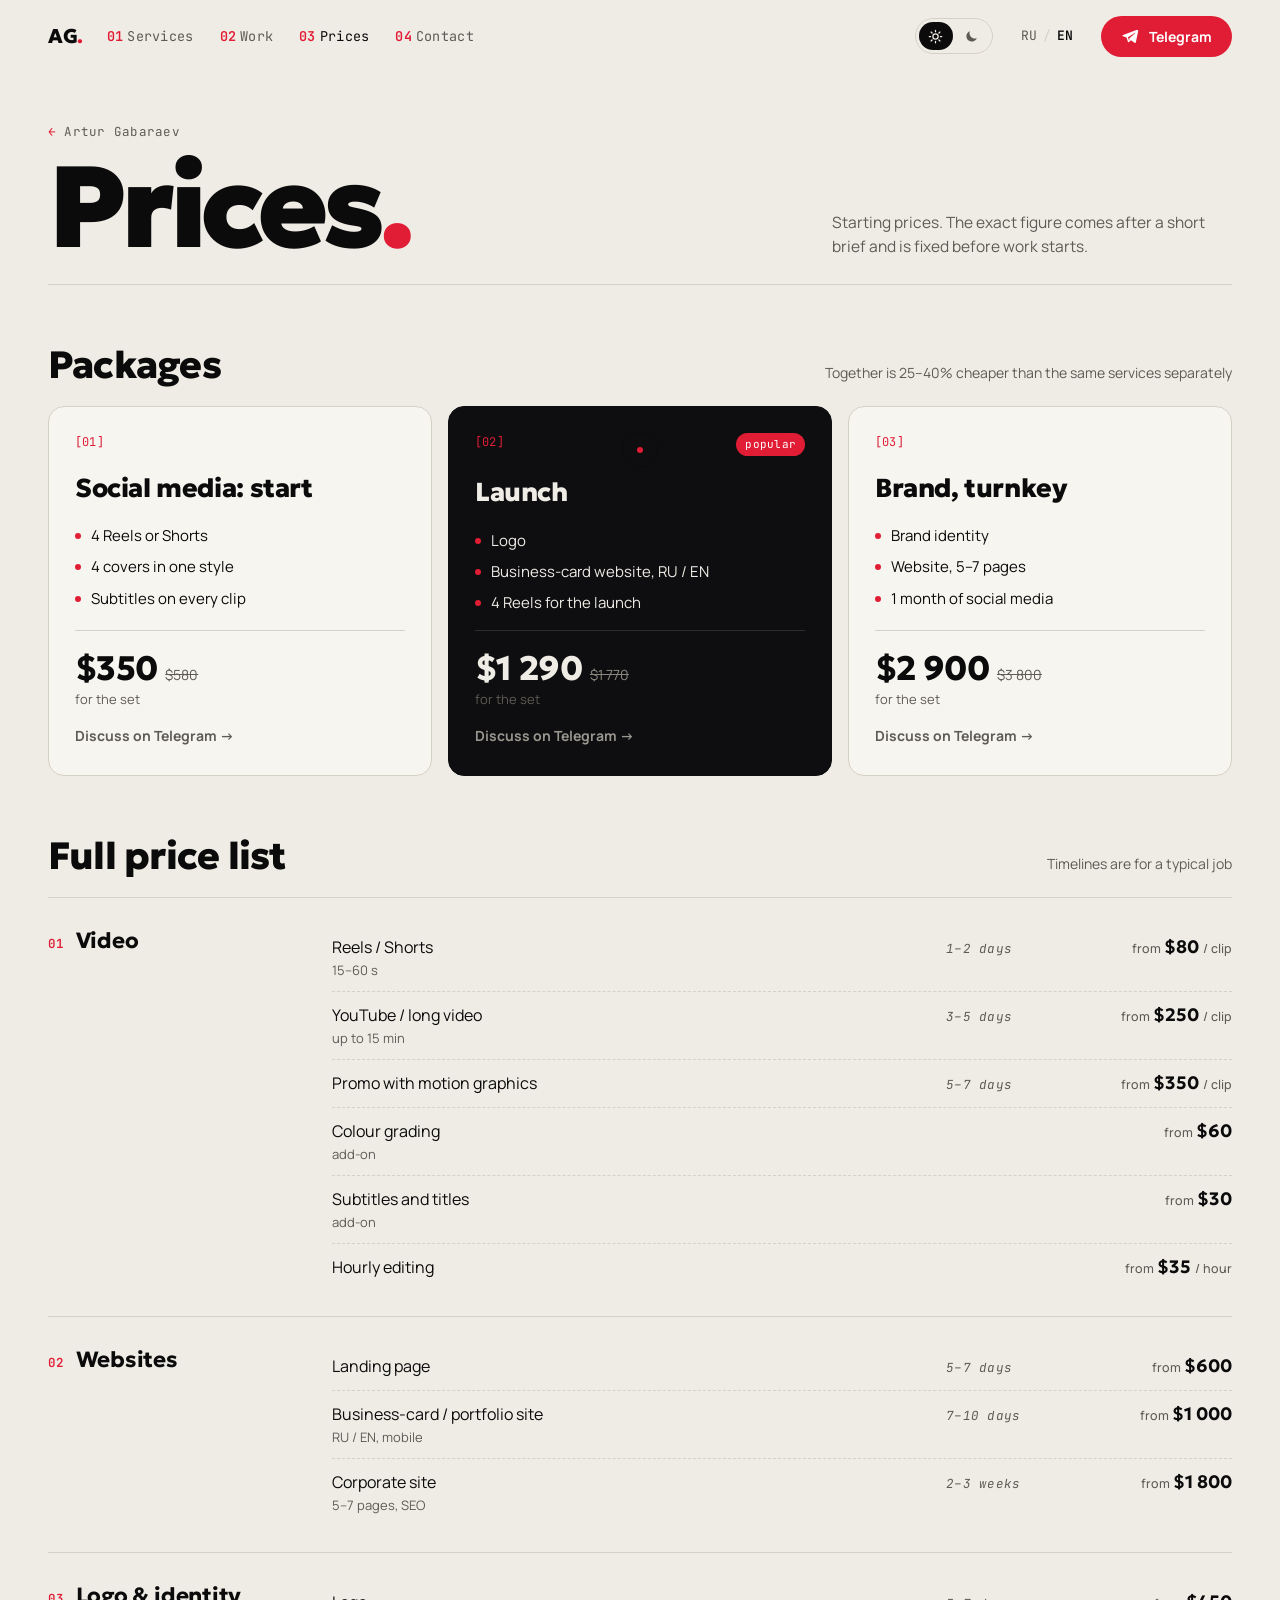
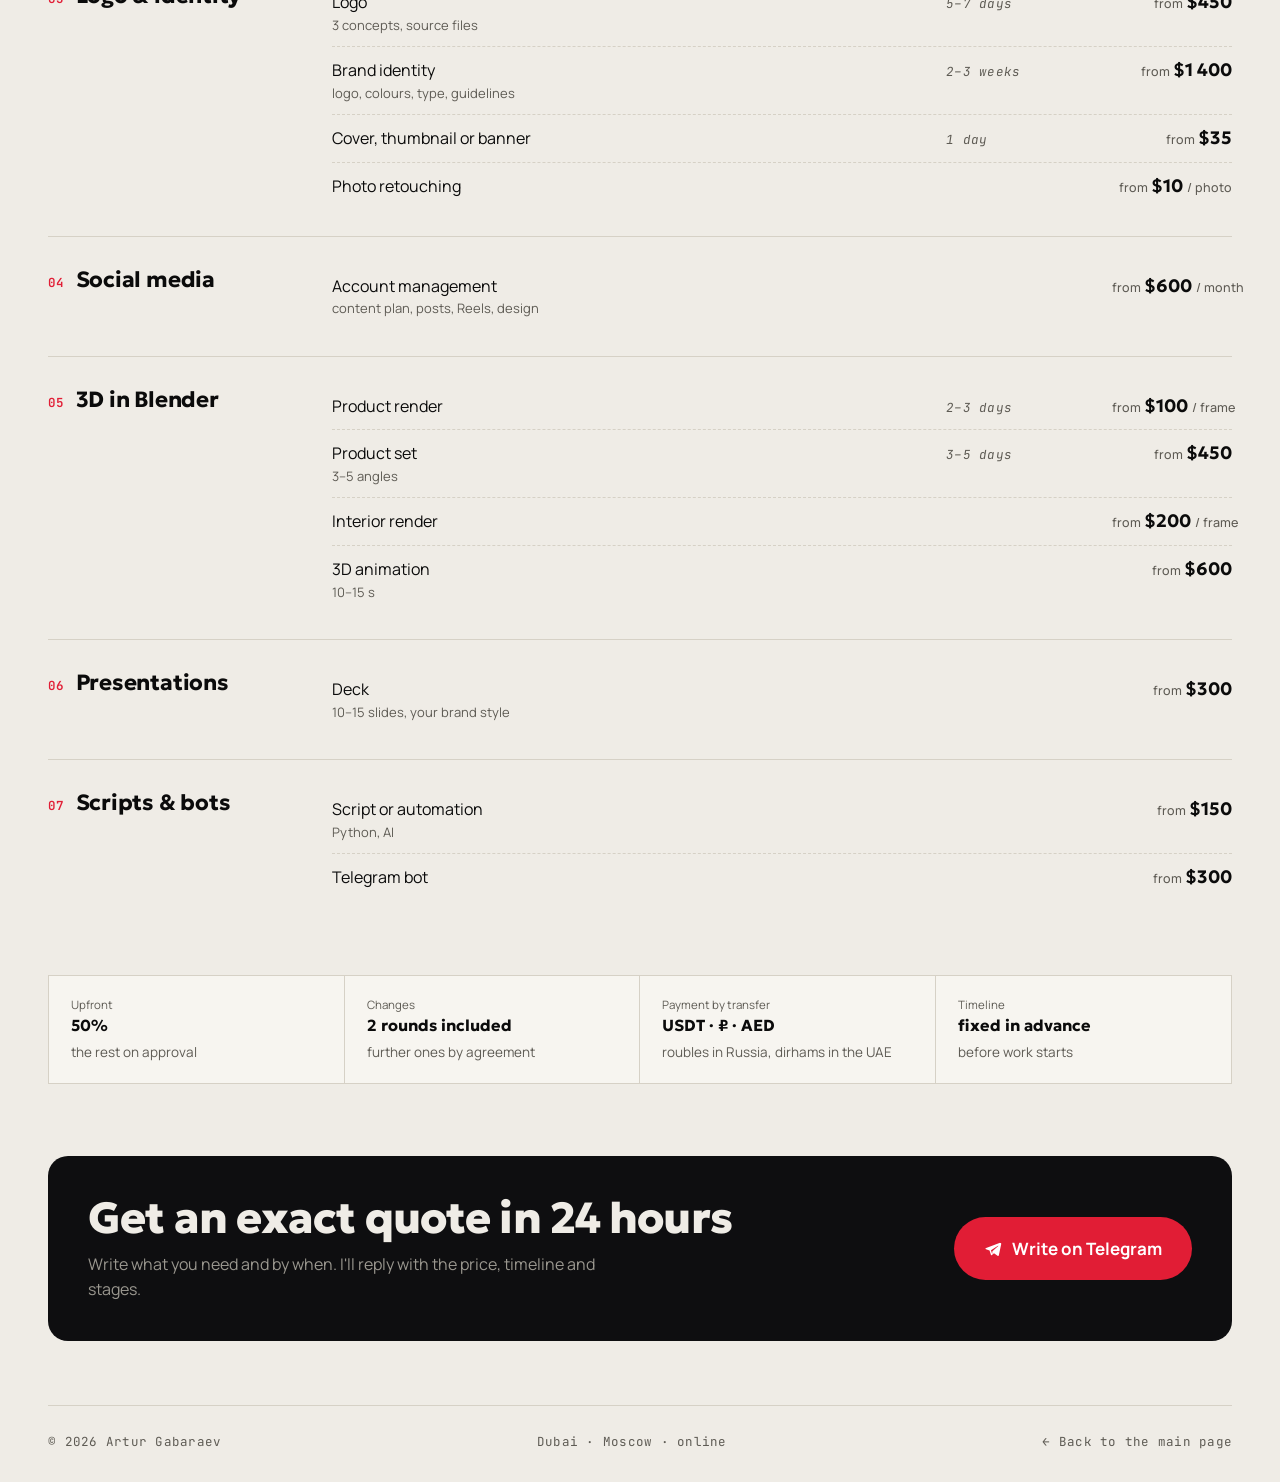
<file: price.html>
<!doctype html>
<html lang="ru">
<head>
<meta charset="utf-8">
<meta name="viewport" content="width=device-width, initial-scale=1, viewport-fit=cover">
<title>Цены — Артур Габараев</title>
<meta name="description" content="Цены Артура Габараева: монтаж, сайты, логотипы, 3D, презентации, соцсети и боты. В долларах и рублях, пакеты со скидкой.">
<meta property="og:type" content="website">
<meta property="og:title" content="Цены — Артур Габараев">
<meta property="og:description" content="Монтаж от $80, сайт-визитка от $1 000, логотип от $450. Пакеты со скидкой около 25%.">
<meta property="og:image" content="https://turelat.github.io/assets/og.jpg">
<meta property="og:image:width" content="1200">
<meta property="og:image:height" content="630">
<meta name="twitter:card" content="summary_large_image">
<meta name="twitter:image" content="https://turelat.github.io/assets/og.jpg">
<link rel="preconnect" href="https://fonts.googleapis.com">
<link rel="preconnect" href="https://fonts.gstatic.com" crossorigin>
<link rel="stylesheet" href="https://fonts.googleapis.com/css2?family=Geologica:wght@300..900&family=JetBrains+Mono:wght@400;600&family=Manrope:wght@400..800&display=swap">
<link rel="stylesheet" href="assets/ag.css?v=5">
</head>
<body>
<script>try { var t = localStorage.getItem('ag-theme'); if (t === 'dark' || t === 'light') document.documentElement.dataset.theme = t; } catch (e) {} document.documentElement.dataset.titleRu = 'Цены — Артур Габараев'; document.documentElement.dataset.titleEn = 'Prices — Artur Gabaraev';</script>
<style>
.top { padding-top: calc(118px + env(safe-area-inset-top, 0px)); display: grid; grid-template-columns: minmax(0, 1fr) auto; gap: 32px; align-items: end; padding-bottom: 26px; border-bottom: 1px solid var(--line); }
.top .tag { font-size: 12.5px; color: var(--mut); }
.top .tag b { color: var(--red); font-weight: 600; margin-right: 8px; }
.top h1 { margin-top: 14px; font: 900 clamp(56px, 9vw, 132px)/.88 Geologica, sans-serif; letter-spacing: -.045em; }
.top h1 i { color: var(--red); font-style: normal; }
.top p { max-width: 400px; color: var(--mut); font-size: 15.5px; }
.cur-sw { display: inline-flex; margin-top: 16px; padding: 3px; border-radius: 99px; border: 1px solid var(--line); font-size: 13px; }
.cur-sw button { padding: 7px 14px; border-radius: 99px; color: var(--mut); transition: background-color .3s, color .3s; }
.cur-sw button[aria-pressed="true"] { background: var(--fg); color: var(--bg); }
@media (max-width: 760px) { .top { grid-template-columns: 1fr; } }

/* packages */
.h3row { display: flex; justify-content: space-between; align-items: baseline; gap: 16px; margin: 56px 0 18px; flex-wrap: wrap; }
.h3row h2 { font: 800 clamp(26px, 3vw, 38px) Geologica, sans-serif; letter-spacing: -.02em; }
.h3row span { color: var(--mut); font-size: 14px; }
.packs { display: grid; grid-template-columns: repeat(3, minmax(0, 1fr)); gap: 16px; }
.pack { border: 1px solid var(--line); border-radius: 16px; background: var(--cell); padding: 26px 26px 28px; display: flex; flex-direction: column; gap: 16px; position: relative; min-width: 0; }
.pack.hit { background: var(--stage); color: var(--stage-fg); border-color: var(--stage); }
.pack.hit .mut { color: #9A978F; }
:root[data-theme="dark"] .pack.hit { border-color: var(--red); }
@media (prefers-color-scheme: dark) { :root:not([data-theme="light"]) .pack.hit { border-color: var(--red); } }
.pack .n { font-size: 12px; color: var(--red); display: flex; justify-content: space-between; }
.pack .n em { font-style: normal; background: var(--red); color: var(--on-red); padding: 3px 9px; border-radius: 99px; font-size: 11px; }
.pack h3 { font-size: 26px; font-weight: 800; letter-spacing: -.015em; }
.pack ul { display: flex; flex-direction: column; gap: 8px; font-size: 15px; }
.pack li { display: flex; gap: 10px; }
.pack li::before { content: ''; flex: none; width: 6px; height: 6px; margin-top: 9px; border-radius: 50%; background: var(--red); }
.pack .price { margin-top: auto; padding-top: 16px; border-top: 1px solid var(--line); }
.pack.hit .price { border-top-color: #2C2C31; }
.pack .price b { font: 800 34px Geologica, sans-serif; letter-spacing: -.02em; }
.pack .price s { color: var(--mut); font-size: 14px; margin-left: 8px; }
.pack.hit .price s { color: #8A877F; }
.pack .price small { display: block; font-size: 13px; color: var(--mut); }
.mut { color: var(--mut); }
.pack .ask { font-weight: 700; font-size: 14px; color: var(--mut); transition: color .25s; }
.pack .ask:hover { color: var(--red); }
.pack.hit .ask { color: #9A978F; }
.pack.hit .ask:hover { color: #ff3b4e; }
@media (max-width: 960px) { .packs { grid-template-columns: 1fr; } }

/* list */
.cat { display: grid; grid-template-columns: 260px minmax(0, 1fr); gap: 24px; border-top: 1px solid var(--line); padding: 26px 0; }
.cat:last-of-type { border-bottom: 1px solid var(--line); }
.cat h3 { font-size: 22px; font-weight: 700; letter-spacing: -.01em; display: flex; gap: 12px; align-items: baseline; }
.cat h3 b { font: 600 12.5px 'JetBrains Mono', monospace; color: var(--red); }
.rows { display: flex; flex-direction: column; }
.r { display: grid; grid-template-columns: minmax(0, 1fr) 150px 120px; gap: 16px; align-items: baseline; padding: 11px 0; border-bottom: 1px dashed var(--line); }
.r:last-child { border-bottom: 0; }
.r span { font-size: 16px; }
.r span small { display: block; color: var(--mut); font-size: 13px; }
.r .t { font-size: 12.5px; color: var(--mut); }
.r .p { text-align: right; font: 700 18px Geologica, sans-serif; white-space: nowrap; }
.r .p small { font: 500 12.5px Manrope, sans-serif; color: var(--mut); }
@media (max-width: 860px) { .cat { grid-template-columns: 1fr; gap: 10px; } }
@media (max-width: 560px) { .r { grid-template-columns: minmax(0, 1fr) auto; } .r .t { grid-column: 1; grid-row: 2; } .r .p { grid-row: 1 / 3; grid-column: 2; } }

.notes { display: grid; grid-template-columns: repeat(4, minmax(0, 1fr)); border: 1px solid var(--line); margin-top: 48px; background: var(--cell); }
.notes div { padding: 20px 22px; border-right: 1px solid var(--line); min-width: 0; }
.notes div:last-child { border-right: 0; }
.notes small { display: block; font-size: 11.5px; color: var(--mut); }
.notes b { font: 700 16px Geologica, sans-serif; }
.notes p { font-size: 13.5px; color: var(--mut); margin-top: 4px; }
@media (max-width: 860px) { .notes { grid-template-columns: 1fr 1fr; } .notes div:nth-child(2) { border-right: 0; } .notes div:nth-child(-n+2) { border-bottom: 1px solid var(--line); } }
@media (max-width: 480px) { .notes { grid-template-columns: 1fr; } .notes div { border-right: 0 !important; border-bottom: 1px solid var(--line); } .notes div:last-child { border-bottom: 0; } }

.cta { margin-top: 72px; display: grid; grid-template-columns: minmax(0, 1fr) auto; gap: 32px; align-items: center; padding: 40px; border-radius: 20px; background: var(--stage); color: var(--stage-fg); }
.cta h2 { font: 800 clamp(28px, 3.4vw, 46px)/1.05 Geologica, sans-serif; letter-spacing: -.02em; }
.cta p { margin-top: 10px; color: #9A978F; max-width: 560px; }
.cta .pill { padding: 20px 30px; font-size: 17px; }
@media (max-width: 760px) { .cta { grid-template-columns: 1fr; padding: 28px 22px; } }
</style>

<header class="nav">
  <div class="wrap">
    <a class="logo" href="index.html" data-page="index.html" aria-label="На главную" data-en-label="Home">AG<i>.</i></a>
    <nav class="links mono" aria-label="Разделы" data-en-label="Sections">
      <a href="index.html#services"><b>01</b><span data-scramble data-en="Services">Услуги</span></a>
      <a href="index.html#works"><b>02</b><span data-scramble data-en="Work">Работы</span></a>
      <a href="#top" aria-current="page"><b>03</b><span data-scramble data-en="Prices">Цены</span></a>
      <a href="index.html#contact"><b>04</b><span data-scramble data-en="Contact">Контакты</span></a>
    </nav>
    <span class="sp"></span>
    <div class="theme" role="group" aria-label="Тема" data-en-label="Theme">
      <button type="button" data-theme-set="light" aria-label="Светлая тема" data-en-label="Light theme"><svg viewBox="0 0 24 24" fill="none" stroke="currentColor" stroke-width="2" stroke-linecap="round"><circle cx="12" cy="12" r="4.2"/><path d="M12 2v2.2M12 19.8V22M4.9 4.9l1.6 1.6M17.5 17.5l1.6 1.6M2 12h2.2M19.8 12H22M4.9 19.1l1.6-1.6M17.5 6.5l1.6-1.6"/></svg></button>
      <button type="button" data-theme-set="dark" aria-label="Тёмная тема" data-en-label="Dark theme"><svg viewBox="0 0 24 24" fill="currentColor"><path d="M20.5 14.6A8.6 8.6 0 0 1 9.4 3.5a8.6 8.6 0 1 0 11.1 11.1Z"/></svg></button>
    </div>
    <div class="lang mono"><button type="button" data-lang-set="ru">RU</button><span>/</span><button type="button" data-lang-set="en">EN</button></div>
    <a class="pill tg magnetic" href="https://t.me/turelat" data-tg target="_blank" rel="noopener" data-mag=".5"><svg viewBox="0 0 24 24" fill="currentColor"><path d="M21.4 3.6 2.9 10.8c-1.3.5-1.2 1.3-.2 1.6l4.7 1.5 1.8 5.6c.2.6.4.8.9.8.4 0 .6-.2.9-.5l2.3-2.2 4.8 3.5c.9.5 1.5.2 1.7-.8l3.1-14.7c.3-1.3-.5-1.9-1.5-1.5ZM9.3 13.6l9.3-5.9c.4-.3.8-.1.5.2l-7.9 7.2-.3 3.4-1.6-4.9Z"/></svg>Telegram</a>
    <button class="burger" id="burger" type="button" aria-expanded="false" aria-controls="mmenu" aria-label="Меню" data-en-label="Menu"><span></span><span></span></button>
  </div>
</header>

<div class="mmenu" id="mmenu" hidden>
  <a class="big" href="index.html#services"><b>01</b><span data-en="Services">Услуги</span></a>
  <a class="big" href="index.html#works"><b>02</b><span data-en="Work">Работы</span></a>
  <a class="big" href="#top"><b>03</b><span data-en="Prices">Цены</span></a>
  <a class="big" href="index.html#contact"><b>04</b><span data-en="Contact">Контакты</span></a>
  <div class="row">
    <a class="pill tg" href="https://t.me/turelat" data-tg target="_blank" rel="noopener">Telegram</a>
    <div class="lang mono"><button type="button" data-lang-set="ru">RU</button><span>/</span><button type="button" data-lang-set="en">EN</button></div>
  </div>
</div>

<main id="top" class="wrap">
  <section class="top">
    <div>
      <a class="tag mono" href="index.html" data-page="index.html"><b>←</b><span data-en="Artur Gabaraev">Артур Габараев</span></a>
      <h1 data-en="Prices<i>.</i>">Цены<i>.</i></h1>
    </div>
    <div>
      <p data-en="Starting prices. The exact figure comes after a short brief and is fixed before work starts.">Цены «от». Точную сумму назову после короткого брифа и зафиксирую до начала работы.</p>
    </div>
  </section>

  <div class="h3row"><h2 data-en="Packages">Пакеты</h2><span data-en="Together is 25–40% cheaper than the same services separately">Вместе — на 25–40% дешевле, чем те же услуги по отдельности</span></div>
  <div class="packs">
    <article class="pack rv" style="--d:0">
      <span class="n mono">[01]</span>
      <h3 data-en="Social media: start">Соцсети: старт</h3>
      <ul><li data-en="4 Reels or Shorts">4 Reels или Shorts</li><li data-en="4 covers in one style">4 обложки в одном стиле</li><li data-en="Subtitles on every clip">Субтитры на каждом ролике</li></ul>
      <div class="price"><b data-usd="350">$350</b><s data-usd="580">$580</s><small class="mut" data-en="for the set">за комплект</small></div>
      <a class="ask" href="https://t.me/turelat" data-tg data-tg-ru="Здравствуйте, Артур! Интересует пакет «Соцсети: старт»." data-tg-en="Hello Artur! I'm interested in the “Social media: start” package." target="_blank" rel="noopener"><span data-en="Discuss on Telegram">Обсудить в Telegram</span> →</a>
    </article>
    <article class="pack hit rv" style="--d:1">
      <span class="n mono">[02]<em data-en="popular">популярный</em></span>
      <h3 data-en="Launch">Запуск</h3>
      <ul><li data-en="Logo">Логотип</li><li data-en="Business-card website, RU / EN">Сайт-визитка, RU / EN</li><li data-en="4 Reels for the launch">4 Reels к запуску</li></ul>
      <div class="price"><b data-usd="1290">$1 290</b><s data-usd="1770">$1 770</s><small data-en="for the set">за комплект</small></div>
      <a class="ask" href="https://t.me/turelat" data-tg data-tg-ru="Здравствуйте, Артур! Интересует пакет «Запуск»." data-tg-en="Hello Artur! I'm interested in the “Launch” package." target="_blank" rel="noopener"><span data-en="Discuss on Telegram">Обсудить в Telegram</span> →</a>
    </article>
    <article class="pack rv" style="--d:2">
      <span class="n mono">[03]</span>
      <h3 data-en="Brand, turnkey">Бренд под ключ</h3>
      <ul><li data-en="Brand identity">Айдентика</li><li data-en="Website, 5–7 pages">Сайт на 5–7 страниц</li><li data-en="1 month of social media">1 месяц ведения соцсетей</li></ul>
      <div class="price"><b data-usd="2900">$2 900</b><s data-usd="3800">$3 800</s><small class="mut" data-en="for the set">за комплект</small></div>
      <a class="ask" href="https://t.me/turelat" data-tg data-tg-ru="Здравствуйте, Артур! Интересует пакет «Бренд под ключ»." data-tg-en="Hello Artur! I'm interested in the “Brand, turnkey” package." target="_blank" rel="noopener"><span data-en="Discuss on Telegram">Обсудить в Telegram</span> →</a>
    </article>
  </div>

  <div class="h3row"><h2 data-en="Full price list">Полный прайс</h2><span data-en="Timelines are for a typical job">Сроки — для типовой задачи</span></div>

  <div class="cat rv"><h3><b>01</b><span data-en="Video">Видео</span></h3><div class="rows">
    <div class="r"><span data-en="Reels / Shorts<small>15–60 s</small>">Reels / Shorts<small>15–60 сек</small></span><em class="t mono" data-en="1–2 days">1–2 дня</em><b class="p" data-usd="80" data-unit="clip"></b></div>
    <div class="r"><span data-en="YouTube / long video<small>up to 15 min</small>">YouTube / длинный ролик<small>до 15 мин</small></span><em class="t mono" data-en="3–5 days">3–5 дней</em><b class="p" data-usd="250" data-unit="clip"></b></div>
    <div class="r"><span data-en="Promo with motion graphics">Промо с моушен-графикой</span><em class="t mono" data-en="5–7 days">5–7 дней</em><b class="p" data-usd="350" data-unit="clip"></b></div>
    <div class="r"><span data-en="Colour grading<small>add-on</small>">Цветокоррекция<small>к ролику</small></span><em class="t mono"></em><b class="p" data-usd="60"></b></div>
    <div class="r"><span data-en="Subtitles and titles<small>add-on</small>">Субтитры и титры<small>к ролику</small></span><em class="t mono"></em><b class="p" data-usd="30"></b></div>
    <div class="r"><span data-en="Hourly editing">Почасовой монтаж</span><em class="t mono"></em><b class="p" data-usd="35" data-unit="hour"></b></div>
  </div></div>

  <div class="cat rv"><h3><b>02</b><span data-en="Websites">Сайты</span></h3><div class="rows">
    <div class="r"><span data-en="Landing page">Лендинг</span><em class="t mono" data-en="5–7 days">5–7 дней</em><b class="p" data-usd="600"></b></div>
    <div class="r"><span data-en="Business-card / portfolio site<small>RU / EN, mobile</small>">Сайт-визитка / портфолио<small>RU / EN, адаптив</small></span><em class="t mono" data-en="7–10 days">7–10 дней</em><b class="p" data-usd="1000"></b></div>
    <div class="r"><span data-en="Corporate site<small>5–7 pages, SEO</small>">Корпоративный сайт<small>5–7 страниц, SEO</small></span><em class="t mono" data-en="2–3 weeks">2–3 недели</em><b class="p" data-usd="1800"></b></div>
  </div></div>

  <div class="cat rv"><h3><b>03</b><span data-en="Logo &amp; identity">Логотип и айдентика</span></h3><div class="rows">
    <div class="r"><span data-en="Logo<small>3 concepts, source files</small>">Логотип<small>3 концепции, исходники</small></span><em class="t mono" data-en="5–7 days">5–7 дней</em><b class="p" data-usd="450"></b></div>
    <div class="r"><span data-en="Brand identity<small>logo, colours, type, guidelines</small>">Айдентика<small>логотип, цвета, шрифты, гайдлайн</small></span><em class="t mono" data-en="2–3 weeks">2–3 недели</em><b class="p" data-usd="1400"></b></div>
    <div class="r"><span data-en="Cover, thumbnail or banner">Обложка, превью или баннер</span><em class="t mono" data-en="1 day">1 день</em><b class="p" data-usd="35"></b></div>
    <div class="r"><span data-en="Photo retouching">Ретушь фото</span><em class="t mono"></em><b class="p" data-usd="10" data-unit="photo"></b></div>
  </div></div>

  <div class="cat rv"><h3><b>04</b><span data-en="Social media">Соцсети</span></h3><div class="rows">
    <div class="r"><span data-en="Account management<small>content plan, posts, Reels, design</small>">Ведение аккаунта<small>контент-план, посты, Reels, оформление</small></span><em class="t mono"></em><b class="p" data-usd="600" data-unit="month"></b></div>
  </div></div>

  <div class="cat rv"><h3><b>05</b><span data-en="3D in Blender">3D в Blender</span></h3><div class="rows">
    <div class="r"><span data-en="Product render">Предметный рендер</span><em class="t mono" data-en="2–3 days">2–3 дня</em><b class="p" data-usd="100" data-unit="frame"></b></div>
    <div class="r"><span data-en="Product set<small>3–5 angles</small>">Комплект для товара<small>3–5 ракурсов</small></span><em class="t mono" data-en="3–5 days">3–5 дней</em><b class="p" data-usd="450"></b></div>
    <div class="r"><span data-en="Interior render">Интерьерный рендер</span><em class="t mono"></em><b class="p" data-usd="200" data-unit="frame"></b></div>
    <div class="r"><span data-en="3D animation<small>10–15 s</small>">3D-анимация<small>10–15 сек</small></span><em class="t mono"></em><b class="p" data-usd="600"></b></div>
  </div></div>

  <div class="cat rv"><h3><b>06</b><span data-en="Presentations">Презентации</span></h3><div class="rows">
    <div class="r"><span data-en="Deck<small>10–15 slides, your brand style</small>">Презентация<small>10–15 слайдов, в фирменном стиле</small></span><em class="t mono"></em><b class="p" data-usd="300"></b></div>
  </div></div>

  <div class="cat rv"><h3><b>07</b><span data-en="Scripts &amp; bots">Скрипты и боты</span></h3><div class="rows">
    <div class="r"><span data-en="Script or automation<small>Python, AI</small>">Скрипт или автоматизация<small>Python, AI</small></span><em class="t mono"></em><b class="p" data-usd="150"></b></div>
    <div class="r"><span data-en="Telegram bot">Telegram-бот</span><em class="t mono"></em><b class="p" data-usd="300"></b></div>
  </div></div>

  <div class="notes">
    <div><small data-en="Upfront">Предоплата</small><b>50%</b><p data-en="the rest on approval">остаток — после приёмки</p></div>
    <div><small data-en="Changes">Правки</small><b data-en="2 rounds included">2 круга включены</b><p data-en="further ones by agreement">дальше — по договорённости</p></div>
    <div><small data-en="Payment by transfer">Оплата переводом</small><b>USDT · ₽ · AED</b><p data-en="roubles in Russia, dirhams in the UAE">рубли в России, дирхамы в ОАЭ</p></div>
    <div><small data-en="Timeline">Сроки</small><b data-en="fixed in advance">фиксируем заранее</b><p data-en="before work starts">до начала работы</p></div>
  </div>

  <section class="cta" id="contact">
    <div><h2 data-en="Get an exact quote in 24 hours">Точная цена — за 24 часа</h2><p data-en="Write what you need and by when. I'll reply with the price, timeline and stages.">Напишите, что нужно и к какому сроку. Отвечу с ценой, сроком и этапами.</p></div>
    <a class="pill tg magnetic" href="https://t.me/turelat" data-tg data-tg-ru="Здравствуйте, Артур! Хочу рассчитать стоимость проекта." data-tg-en="Hello Artur! I'd like a quote for a project." target="_blank" rel="noopener" data-mag=".5"><svg viewBox="0 0 24 24" fill="currentColor"><path d="M21.4 3.6 2.9 10.8c-1.3.5-1.2 1.3-.2 1.6l4.7 1.5 1.8 5.6c.2.6.4.8.9.8.4 0 .6-.2.9-.5l2.3-2.2 4.8 3.5c.9.5 1.5.2 1.7-.8l3.1-14.7c.3-1.3-.5-1.9-1.5-1.5ZM9.3 13.6l9.3-5.9c.4-.3.8-.1.5.2l-7.9 7.2-.3 3.4-1.6-4.9Z"/></svg><span data-en="Write on Telegram">Написать в Telegram</span></a>
  </section>

  <footer class="foot mono"><span data-en="© 2026 Artur Gabaraev">© 2026 Артур Габараев</span><span data-en="Dubai · Moscow · online">Дубай · Москва · онлайн</span><a href="index.html" data-page="index.html" data-en="← Back to the main page">← На главную</a></footer>
</main>

<div class="mbar" id="mbar"><a class="pill tg" href="https://t.me/turelat" data-tg target="_blank" rel="noopener" data-en="Message me on Telegram">Написать в Telegram</a></div>
<div class="toast" id="toast" role="status"></div>
<div class="cur" aria-hidden="true"></div><div class="ring" aria-hidden="true"><i></i><b></b></div>

<script src="assets/ag.js?v=5"></script>
<script>
(() => {
  const { $$ } = AG;
  // Prices are kept in dollars for the English page; the Russian page shows its own rounded rouble prices.
  const RUB = { 10: 800, 30: 2500, 35: 2900, 60: 5000, 80: 6500, 100: 8000, 150: 12000, 200: 16000, 250: 20000, 300: 25000, 350: 29000, 450: 37000, 580: 48000, 600: 49000, 1000: 82000, 1290: 105000, 1400: 115000, 1770: 145000, 1800: 149000, 2900: 239000, 3800: 310000 };
  const UNIT = { ru: { clip: '/ ролик', hour: '/ час', photo: '/ фото', month: '/ мес', frame: '/ кадр' }, en: { clip: '/ clip', hour: '/ hour', photo: '/ photo', month: '/ month', frame: '/ frame' } };
  const nb = n => n.toLocaleString('ru-RU').replace(/\s/g, ' ');
  const money = (usd, l) => l === 'en' ? '$' + nb(usd) : nb(RUB[usd] || Math.round(usd * 82 / 500) * 500) + ' ₽';
  function render() {
    const l = AG.lang(), from = l === 'en' ? 'from ' : 'от ';
    $$('.r .p').forEach(el => { const u = el.dataset.unit; el.innerHTML = '<small>' + from + '</small>' + money(+el.dataset.usd, l) + (u ? ' <small>' + UNIT[l][u] + '</small>' : ''); });
    $$('.pack [data-usd]').forEach(el => el.textContent = money(+el.dataset.usd, l));
  }
  AG.onLang(render);
  AG.init();
})();
</script>
</body>
</html>
</file>
<file: assets/ag.css>
/* Shared look for the main page and the price page: warm paper / graphite, one red accent,
   Geologica headings, JetBrains Mono for labels and numbers, Manrope for text. */
:root {
  --bg: #EFECE6; --fg: #0B0B0B; --mut: #5E5B54; --line: #D6D1C6; --cell: #F7F5F0; --cell2: #E6E2DA;
  --red: #E11D35; --red-ink: #C8102A; --on-red: #fff; --shadow: 0 30px 60px -30px rgba(40,30,20,.35);
  --stage: #0E0E10; --stage-fg: #EFECE6;
  --gut: max(20px, env(safe-area-inset-left, 0px)); --gut-r: max(20px, env(safe-area-inset-right, 0px));
  --ease: cubic-bezier(.2,.8,.2,1);
  color-scheme: light;
}
@media (prefers-color-scheme: dark) { :root:not([data-theme="light"]) {
  --bg: #111113; --fg: #EFECE6; --mut: #9A978F; --line: #2C2C31; --cell: #18181B; --cell2: #202024;
  --red: #FF2E47; --red-ink: #FF4D62; --on-red: #fff; --shadow: 0 30px 60px -30px rgba(0,0,0,.8); --stage: #0A0A0B; color-scheme: dark; } }
:root[data-theme="dark"] {
  --bg: #111113; --fg: #EFECE6; --mut: #9A978F; --line: #2C2C31; --cell: #18181B; --cell2: #202024;
  --red: #FF2E47; --red-ink: #FF4D62; --on-red: #fff; --shadow: 0 30px 60px -30px rgba(0,0,0,.8); --stage: #0A0A0B; color-scheme: dark; }

* { box-sizing: border-box; }
html { scroll-behavior: smooth; -webkit-text-size-adjust: 100%; }
body { margin: 0; background: var(--bg); color: var(--fg); font: 400 16px/1.55 Manrope, system-ui, sans-serif; overflow-x: hidden; transition: background-color .5s var(--ease), color .5s var(--ease); }
h1, h2, h3, h4, p, ul, ol, dl, dd, figure { margin: 0; padding: 0; }
ul, ol { list-style: none; }
a { color: inherit; text-decoration: none; }
button { font: inherit; color: inherit; background: none; border: 0; padding: 0; cursor: pointer; }
img, video { display: block; max-width: 100%; }
[hidden] { display: none !important; }
::selection { background: var(--red); color: var(--on-red); }
.mono { font-family: 'JetBrains Mono', ui-monospace, monospace; letter-spacing: .02em; }
.wrap { max-width: 1440px; margin: 0 auto; padding-left: var(--gut); padding-right: var(--gut); }
@media (min-width: 900px) { :root { --gut: max(48px, env(safe-area-inset-left, 0px)); --gut-r: max(48px, env(safe-area-inset-right, 0px)); } .wrap { padding-right: var(--gut-r); } }
.wrap { padding-right: var(--gut-r); }
h1, h2, h3 { font-family: Geologica, Manrope, sans-serif; text-wrap: balance; }
.red { color: var(--red); }

/* ---------- nav ---------- */
.nav { position: fixed; z-index: 50; left: 0; right: 0; top: 0; padding-top: env(safe-area-inset-top, 0px); transition: transform .5s var(--ease), background-color .4s, border-color .4s; border-bottom: 1px solid transparent; }
.nav.solid { background: color-mix(in srgb, var(--bg) 82%, transparent); backdrop-filter: blur(14px); -webkit-backdrop-filter: blur(14px); border-bottom-color: var(--line); }
.nav.away { transform: translateY(-110%); }
.nav .wrap { display: flex; align-items: center; gap: 24px; height: 72px; }
.logo { font: 800 20px Geologica, sans-serif; letter-spacing: -.02em; }
.logo i { font-style: normal; color: var(--red); }
.links { display: flex; gap: 26px; font-size: 13.5px; color: var(--mut); }
.links a { transition: color .25s; padding: 10px 0; }
/* the label is rewritten letter by letter on hover; clicks must land on the link itself, not on letters that vanish */
.links a > *, .mmenu a > *, .sec-hd .more > *, [data-scramble] { pointer-events: none; }
section[id], main[id] { scroll-margin-top: 80px; }
.links a:hover, .links a[aria-current] { color: var(--fg); }
.links b { color: var(--red); font-weight: 600; margin-right: 4px; }
.sp { flex: 1; }
.theme { display: flex; gap: 2px; padding: 3px; border-radius: 99px; border: 1px solid var(--line); }
.theme button { width: 34px; height: 28px; border-radius: 99px; display: grid; place-items: center; color: var(--mut); transition: background-color .3s, color .3s; }
.theme button svg { width: 15px; height: 15px; }
.theme button[aria-pressed="true"] { background: var(--fg); color: var(--bg); }
.lang { display: flex; align-items: center; gap: 2px; font-size: 13px; }
.lang button { padding: 6px 4px; color: var(--mut); transition: color .25s; }
.lang button[aria-pressed="true"] { color: var(--fg); font-weight: 600; }
.lang span { color: var(--line); }
.pill { display: inline-flex; align-items: center; justify-content: center; gap: 10px; padding: 14px 24px; border-radius: 99px; font: 700 15px Manrope, sans-serif; white-space: nowrap; transition: background-color .3s, color .3s, border-color .3s; }
.pill svg { width: 18px; height: 18px; flex: none; }
.pill.tg { background: var(--red); color: var(--on-red); }
.pill.tg:hover { background: var(--fg); color: var(--bg); }
.pill.p1 { background: var(--fg); color: var(--bg); }
.pill.p1:hover { background: var(--red); color: var(--on-red); }
.pill.p2 { box-shadow: inset 0 0 0 1.5px var(--fg); }
.pill.p2:hover { background: var(--fg); color: var(--bg); }
.nav .pill { padding: 11px 20px; font-size: 14px; }
.burger { display: none; width: 44px; height: 44px; border-radius: 50%; border: 1px solid var(--line); position: relative; }
.burger span { position: absolute; left: 13px; right: 13px; height: 1.5px; background: var(--fg); transition: transform .4s var(--ease), top .4s var(--ease); }
.burger span:first-child { top: 17px; } .burger span:last-child { top: 25px; }
.burger[aria-expanded="true"] span:first-child { top: 21px; transform: rotate(45deg); }
.burger[aria-expanded="true"] span:last-child { top: 21px; transform: rotate(-45deg); }
.mmenu { position: fixed; inset: 0; z-index: 45; background: var(--bg); padding: calc(96px + env(safe-area-inset-top, 0px)) var(--gut-r) calc(32px + env(safe-area-inset-bottom, 0px)) var(--gut); display: flex; flex-direction: column; gap: 6px; clip-path: inset(0 0 100% 0); transition: clip-path .6s var(--ease); }
.mmenu.open { clip-path: inset(0 0 0 0); }
.mmenu a.big { font: 800 40px/1.15 Geologica, sans-serif; letter-spacing: -.02em; display: flex; gap: 14px; align-items: baseline; }
.mmenu a.big b { font: 600 13px 'JetBrains Mono', monospace; color: var(--red); }
.mmenu .row { margin-top: auto; display: flex; gap: 14px; align-items: center; flex-wrap: wrap; }

@media (max-width: 1080px) { .links { display: none; } }
@media (max-width: 720px) {
  .nav .wrap { height: 64px; gap: 10px; }
  .nav .pill.tg, .nav .lang { display: none; }
  .burger { display: block; }
}

/* ---------- sections ---------- */
.sec { padding-top: clamp(80px, 11vw, 150px); }
.sec-hd { display: grid; grid-template-columns: 1fr auto; align-items: end; gap: 24px; padding-bottom: 22px; border-bottom: 1px solid var(--line); margin-bottom: 0; }
.sec-hd .tag { font-size: 12.5px; color: var(--mut); margin-bottom: 14px; display: block; }
.sec-hd .tag b { color: var(--red); font-weight: 600; margin-right: 8px; }
.sec-hd h2 { font-weight: 800; font-size: clamp(34px, 5vw, 64px); line-height: 1; letter-spacing: -.03em; }
.sec-hd p { max-width: 380px; color: var(--mut); font-size: 15px; }
.sec-hd .more { font-weight: 700; font-size: 15px; display: inline-flex; gap: 8px; align-items: center; }
.sec-hd .more span { color: var(--red); transition: transform .3s var(--ease); }
.sec-hd .more:hover span { transform: translateX(4px); }
@media (max-width: 720px) { .sec-hd { grid-template-columns: 1fr; } }

/* ---------- footer ---------- */
.foot { margin-top: 64px; padding: 26px 0 calc(30px + env(safe-area-inset-bottom, 0px)); border-top: 1px solid var(--line); display: flex; justify-content: space-between; gap: 16px; flex-wrap: wrap; font-size: 12.5px; color: var(--mut); }

/* ---------- cursor ---------- */
.cur, .ring { position: fixed; left: 0; top: 0; z-index: 100; pointer-events: none; display: none; }
.has-cursor .cur, .has-cursor .ring { display: block; }
.has-cursor, .has-cursor a, .has-cursor button, .has-cursor summary, .has-cursor input { cursor: none; }
.cur { width: 6px; height: 6px; margin: -3px 0 0 -3px; border-radius: 50%; background: var(--red); }
.ring > i { position: absolute; left: -18px; top: -18px; width: 36px; height: 36px; border-radius: 50%; box-shadow: inset 0 0 0 1px var(--fg); opacity: .35; transition: transform .35s var(--ease), opacity .3s, background-color .3s, box-shadow .3s; }
.ring.hover > i { transform: scale(1.6); opacity: .9; box-shadow: inset 0 0 0 1px var(--red); }
.ring.label > i { transform: scale(2.4); opacity: 1; background: var(--red); box-shadow: none; }
.ring b { position: absolute; left: 0; top: 0; transform: translate(-50%, -50%); font: 700 11px Manrope, sans-serif; color: var(--on-red); white-space: nowrap; opacity: 0; transition: opacity .2s; }
.ring.label b { opacity: 1; }
.ring.hide { opacity: 0; }

/* ---------- toast, sticky bar ---------- */
.toast { position: fixed; z-index: 90; left: 50%; bottom: calc(28px + env(safe-area-inset-bottom, 0px)); transform: translate(-50%, 20px); padding: 12px 20px; border-radius: 99px; background: var(--fg); color: var(--bg); font-weight: 700; font-size: 14px; opacity: 0; pointer-events: none; transition: opacity .3s, transform .4s var(--ease); }
.toast.on { opacity: 1; transform: translate(-50%, 0); }
.mbar { display: none; }
@media (max-width: 720px) {
  .mbar { display: flex; position: fixed; z-index: 40; left: var(--gut); right: var(--gut-r); bottom: calc(14px + env(safe-area-inset-bottom, 0px)); transform: translateY(140%); transition: transform .5s var(--ease); }
  .mbar.show { transform: none; }
  .mbar .pill { flex: 1; box-shadow: 0 12px 30px -10px rgba(0,0,0,.45); }
}

/* ---------- reveal ---------- */
.rv-on .rv { opacity: 0; transform: translateY(28px); transition: opacity .9s var(--ease), transform .9s var(--ease); transition-delay: calc(var(--d, 0) * 70ms); }
.rv-on .rv.in { opacity: 1; transform: none; }
.rv-on .rv-line { clip-path: inset(0 100% 0 0); transition: clip-path 1.2s var(--ease); }
.rv-on .rv-line.in { clip-path: inset(0 0 0 0); }
@media (prefers-reduced-motion: reduce) { *, *::before, *::after { animation-duration: .01ms !important; transition-duration: .01ms !important; } html { scroll-behavior: auto; } }
</file>
